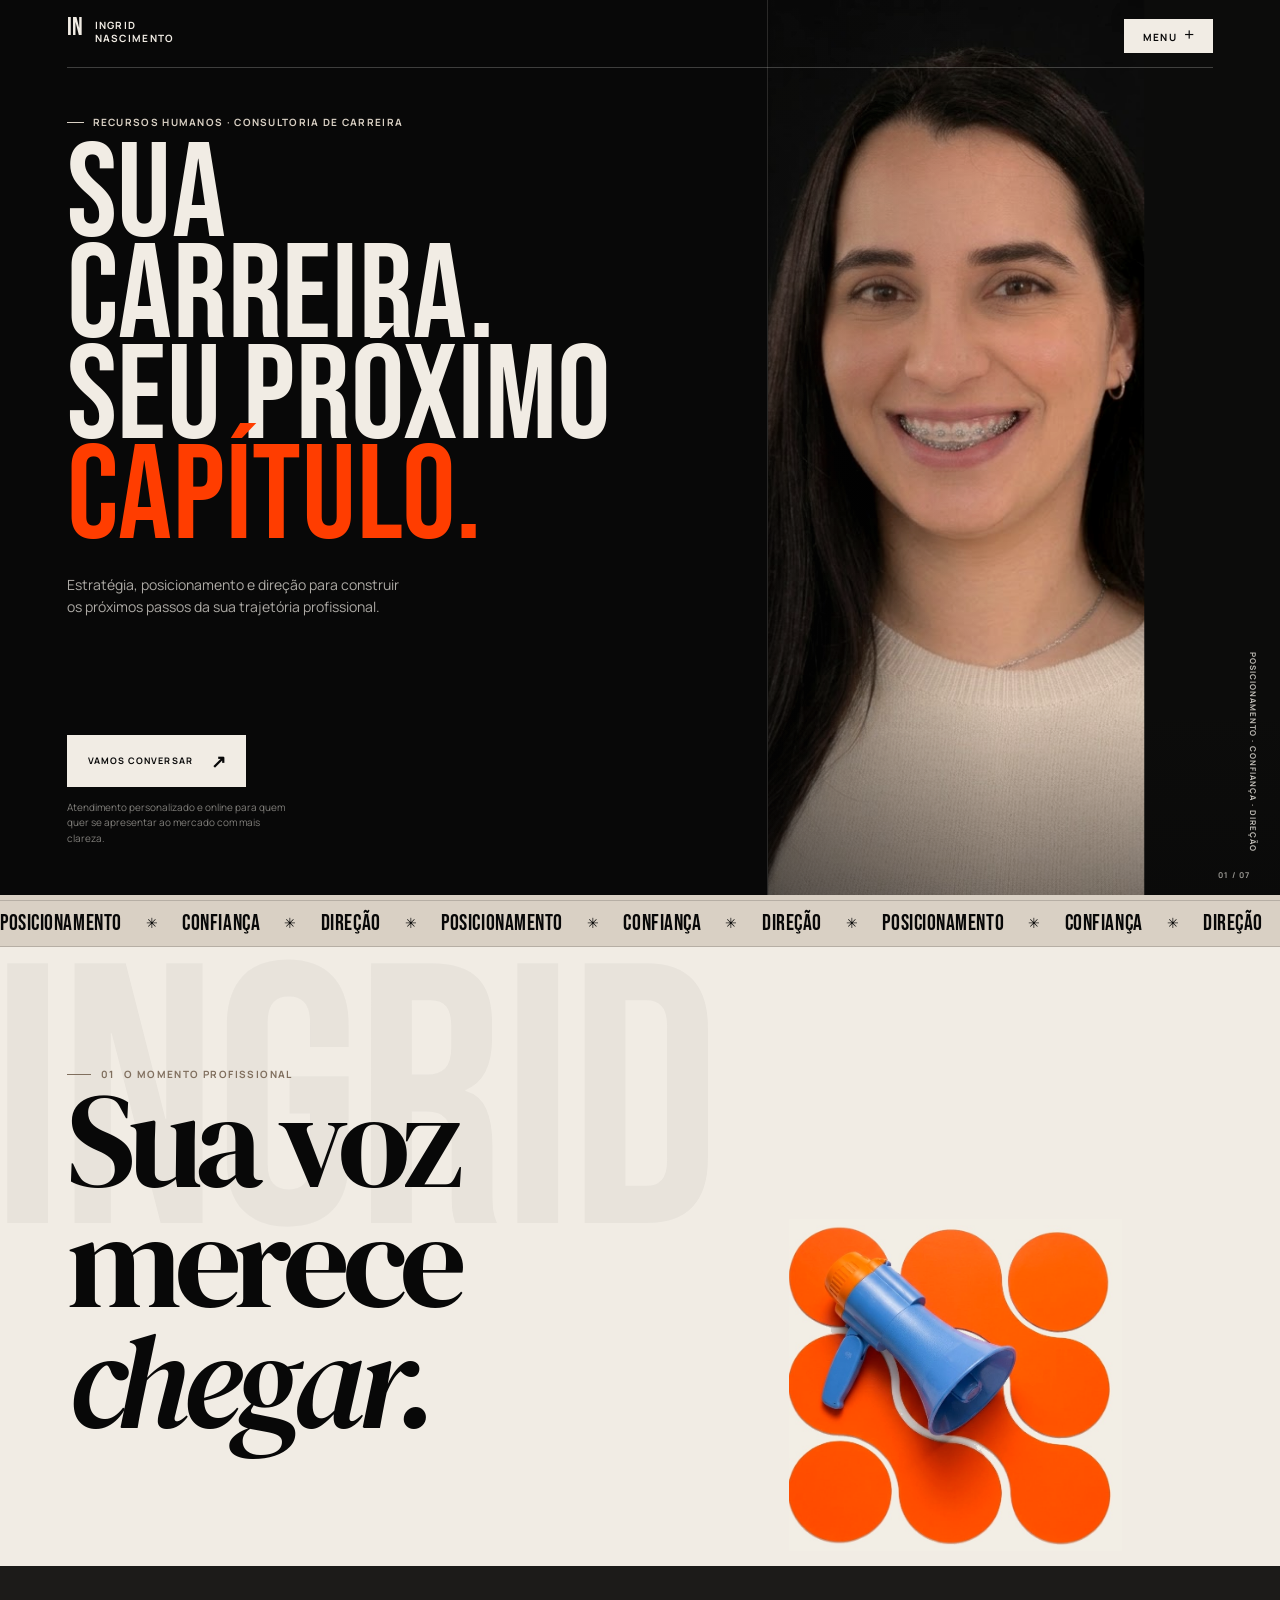
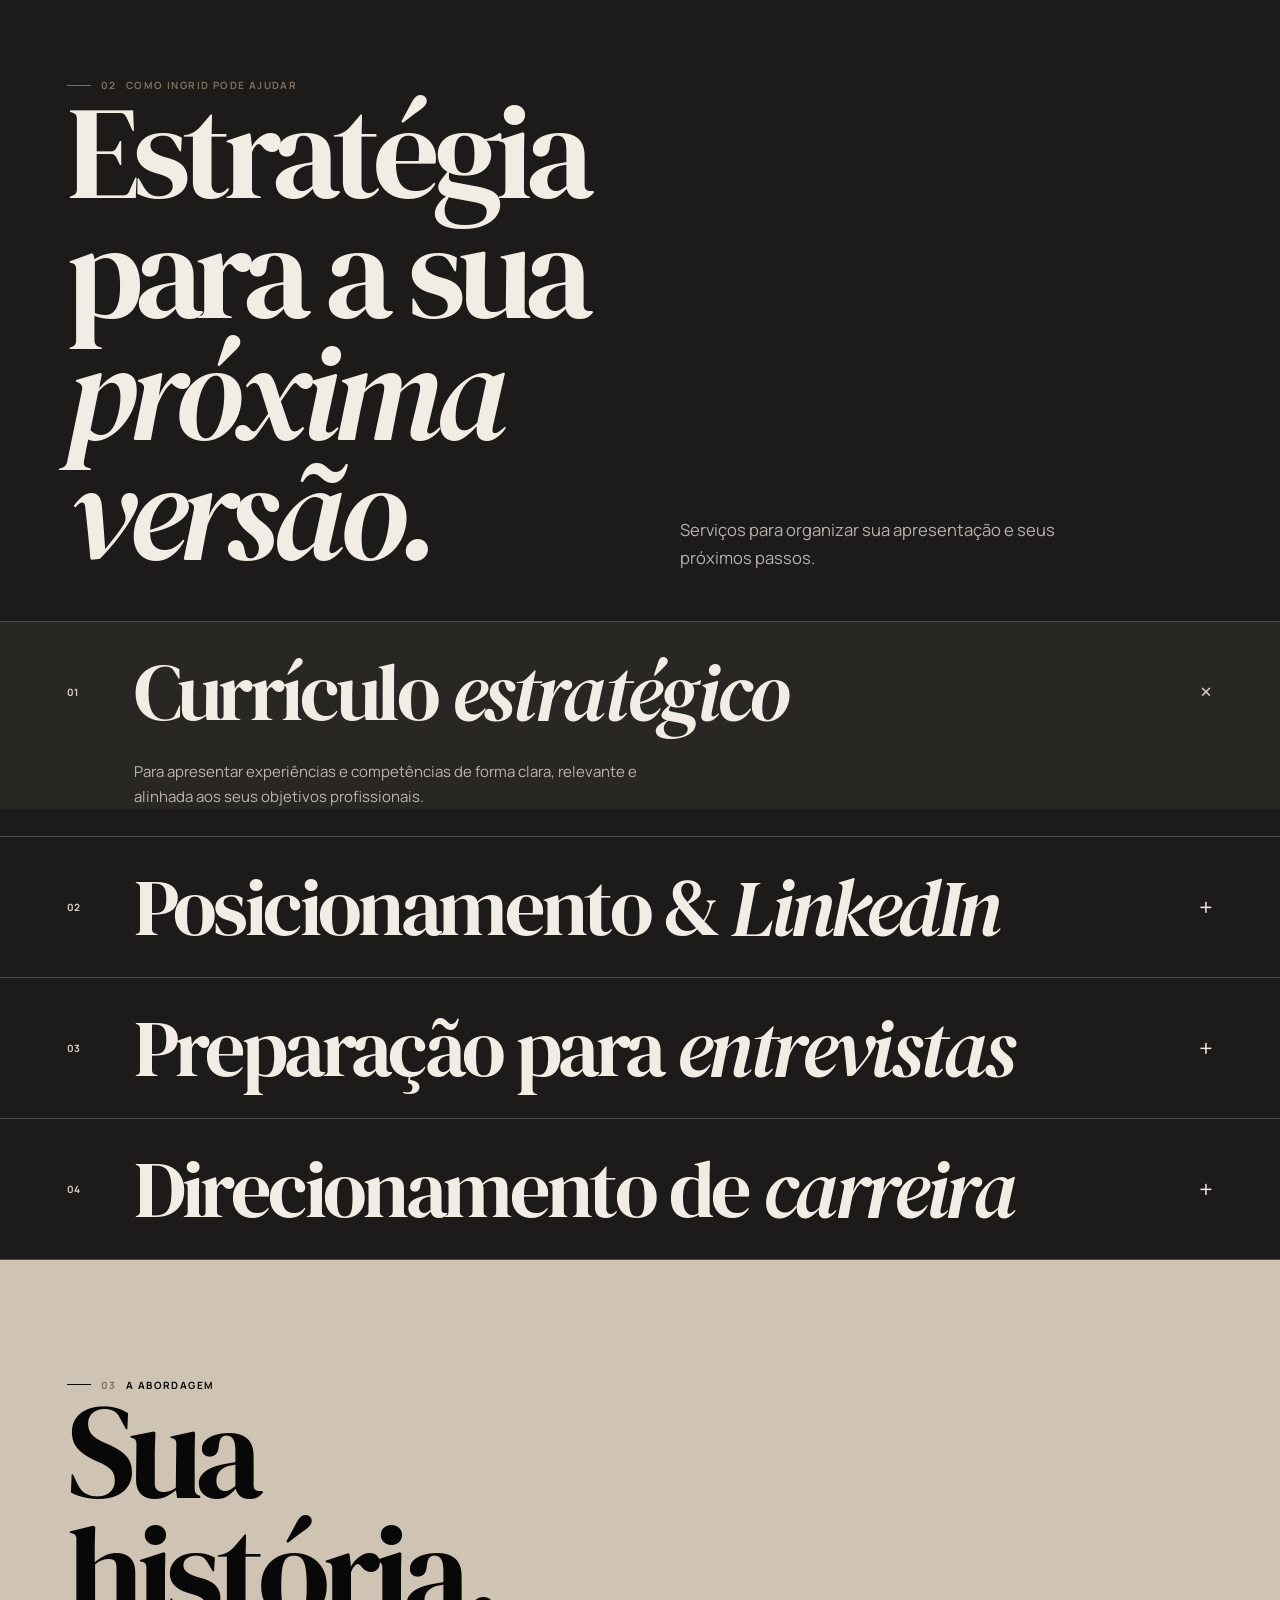
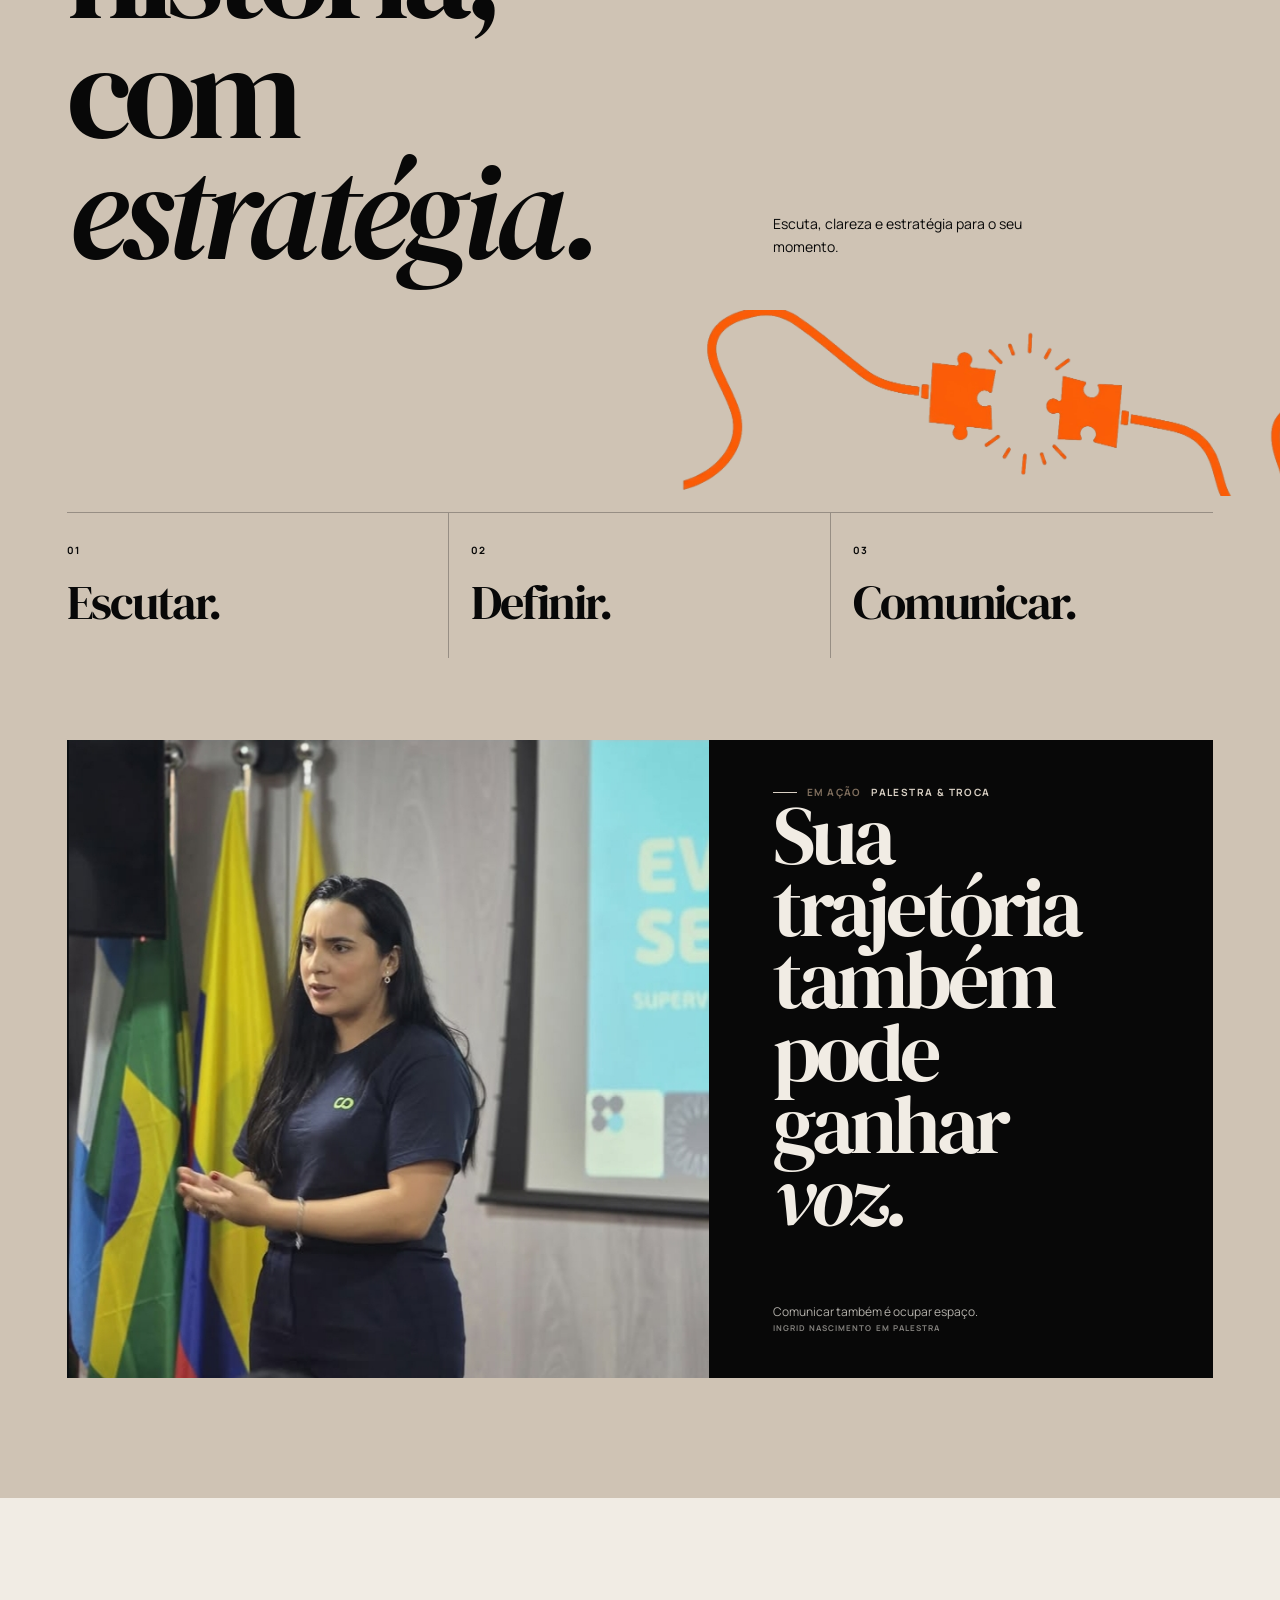
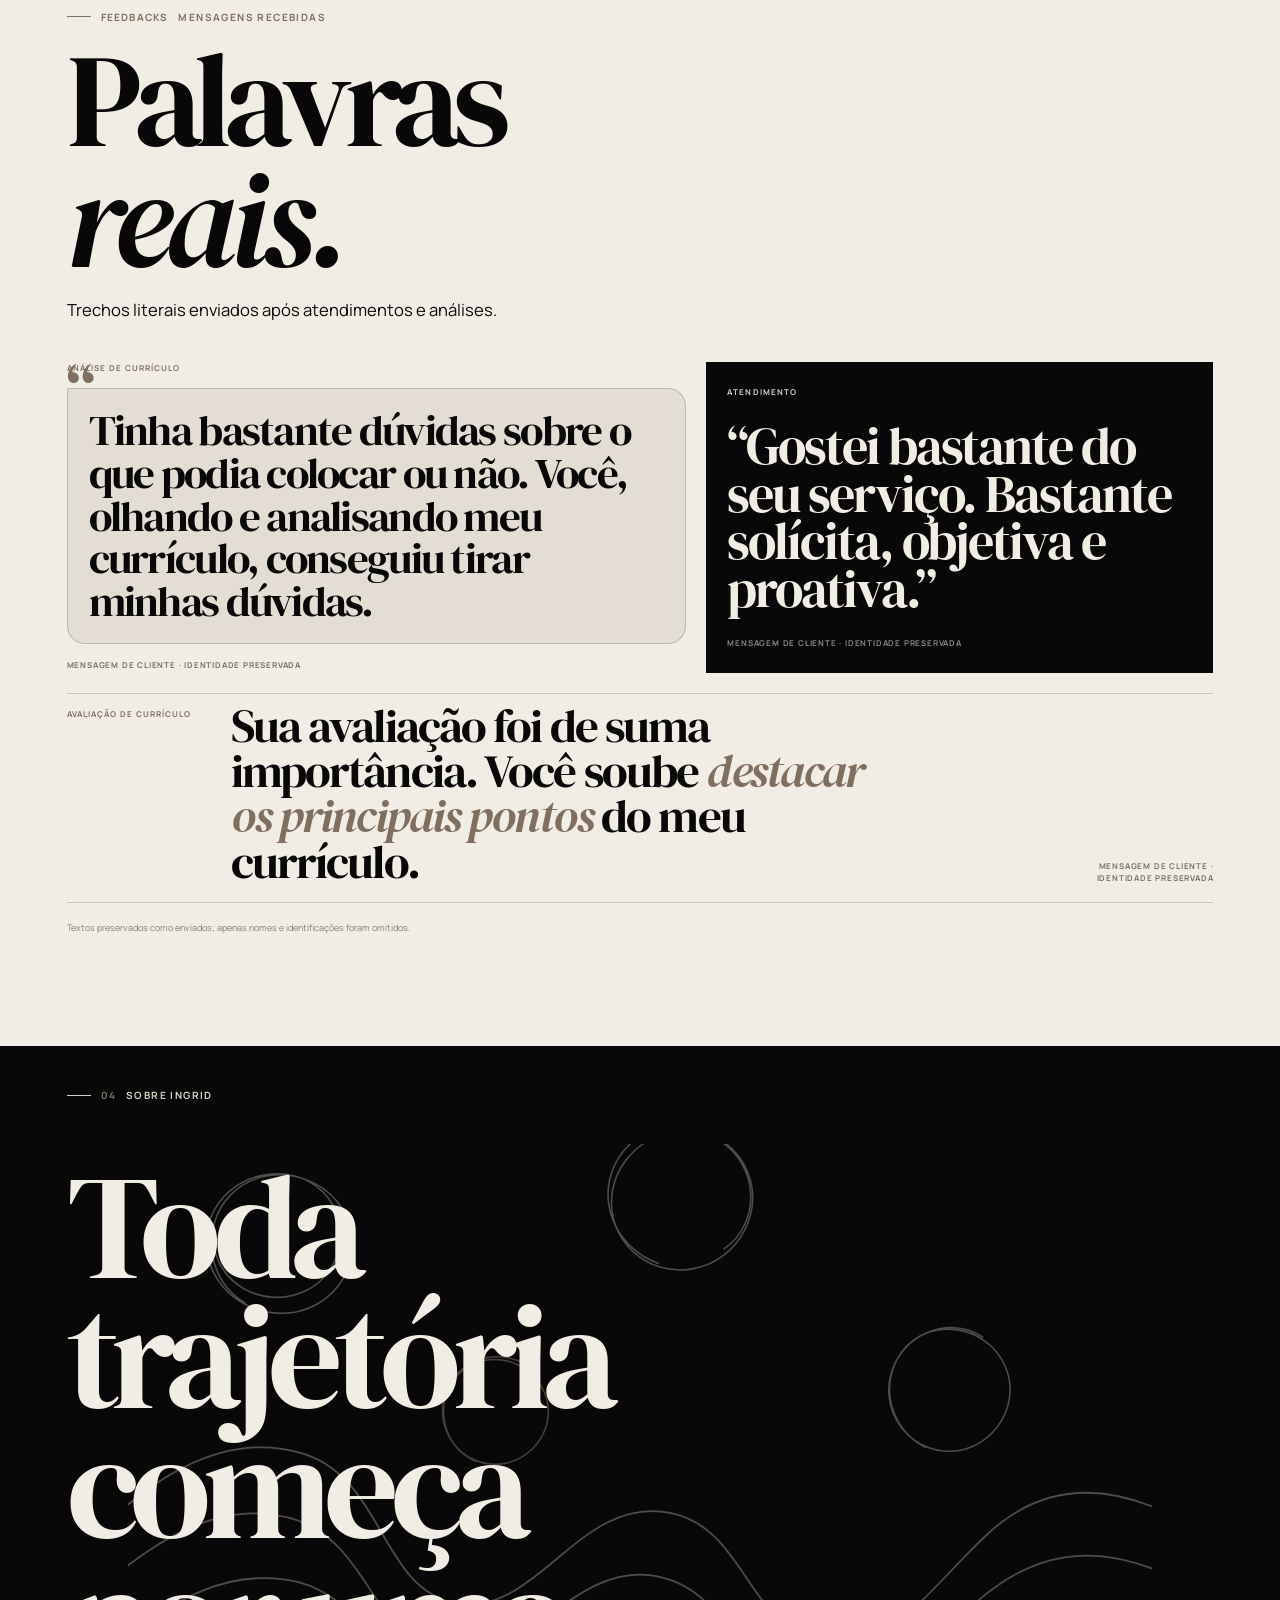
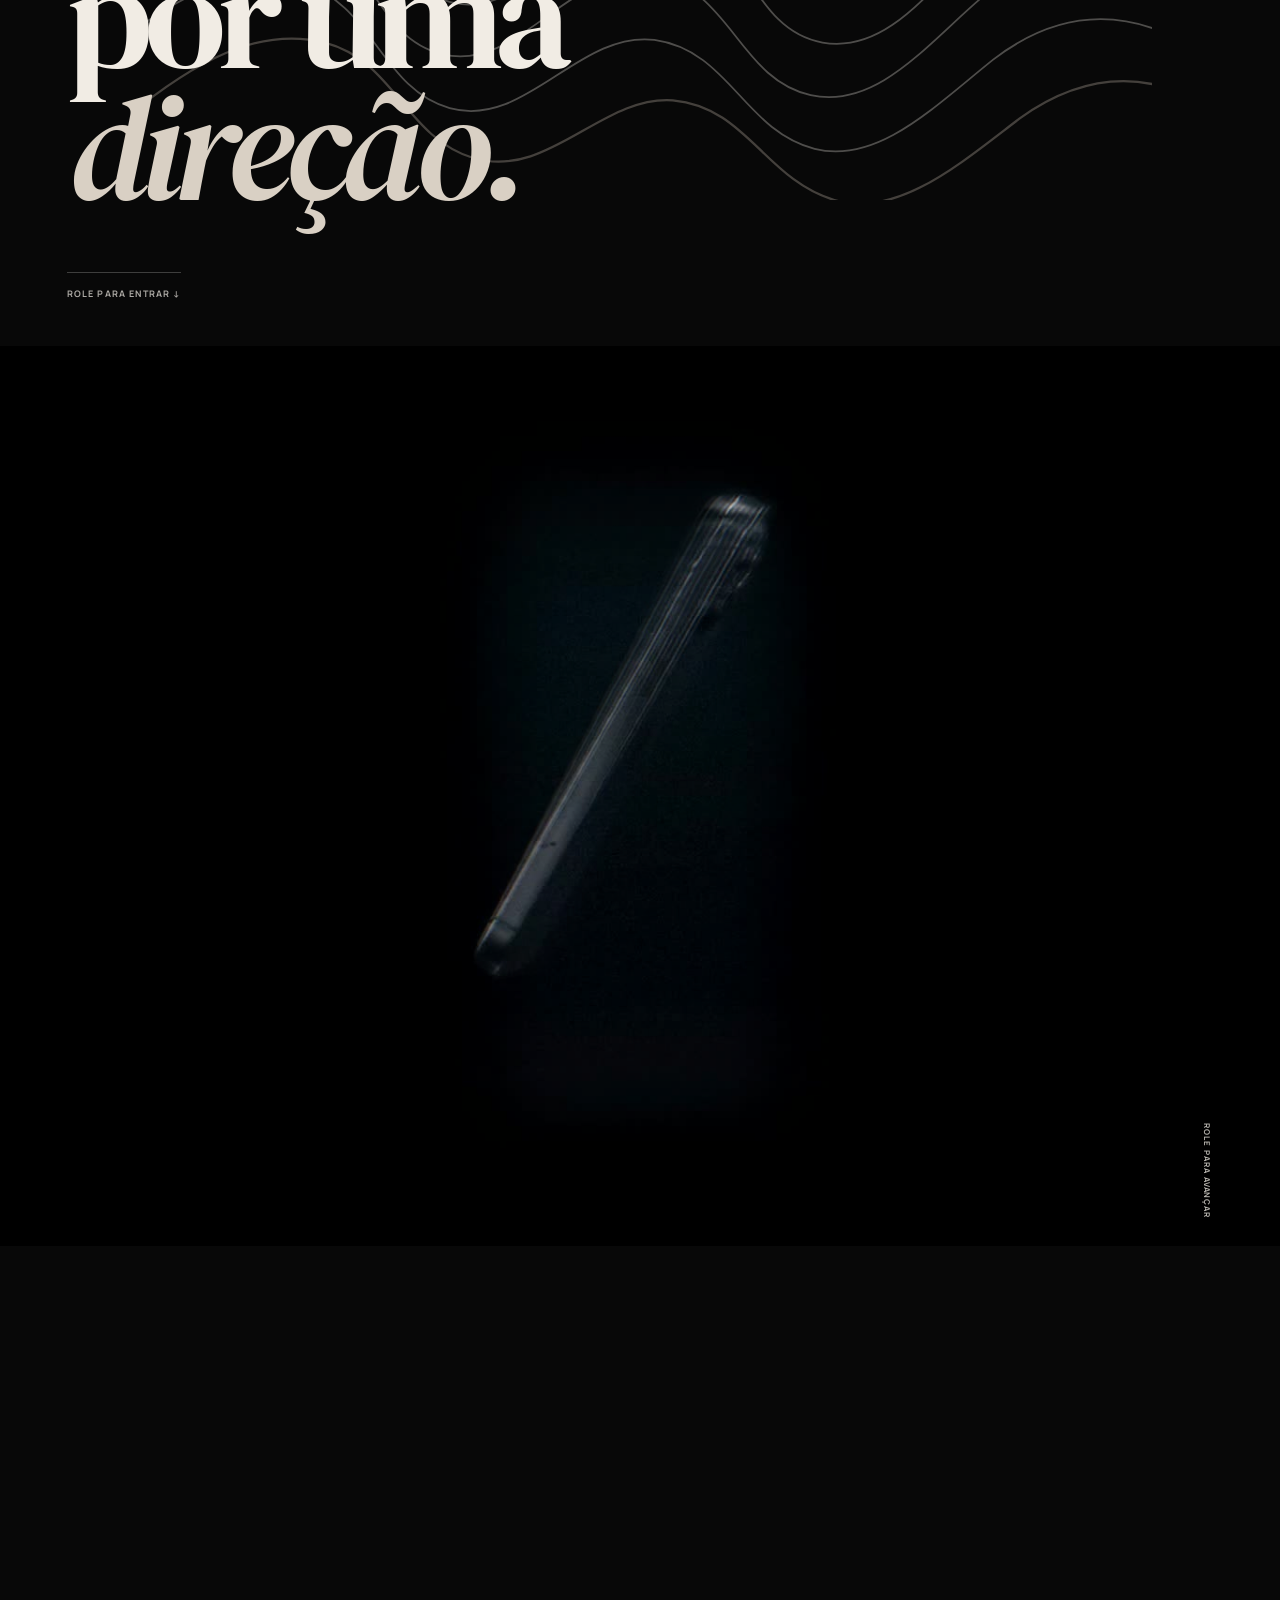
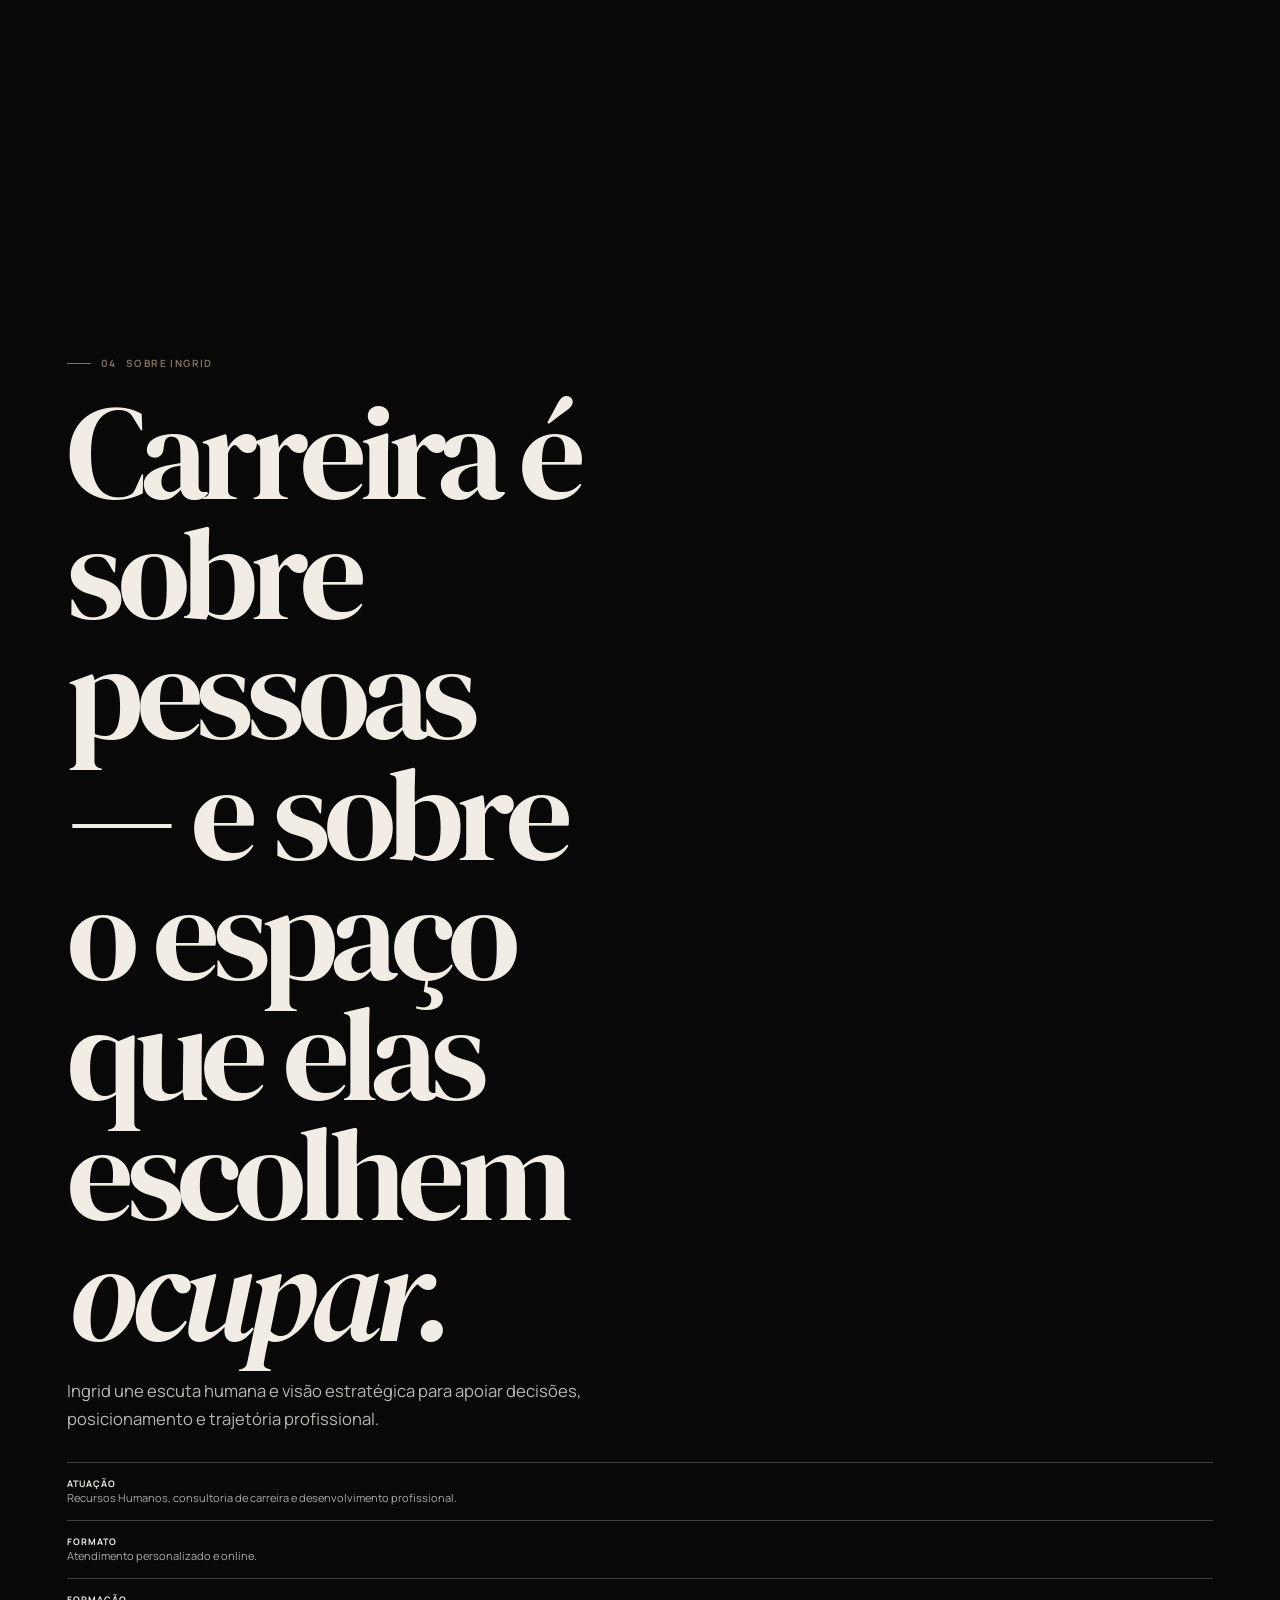
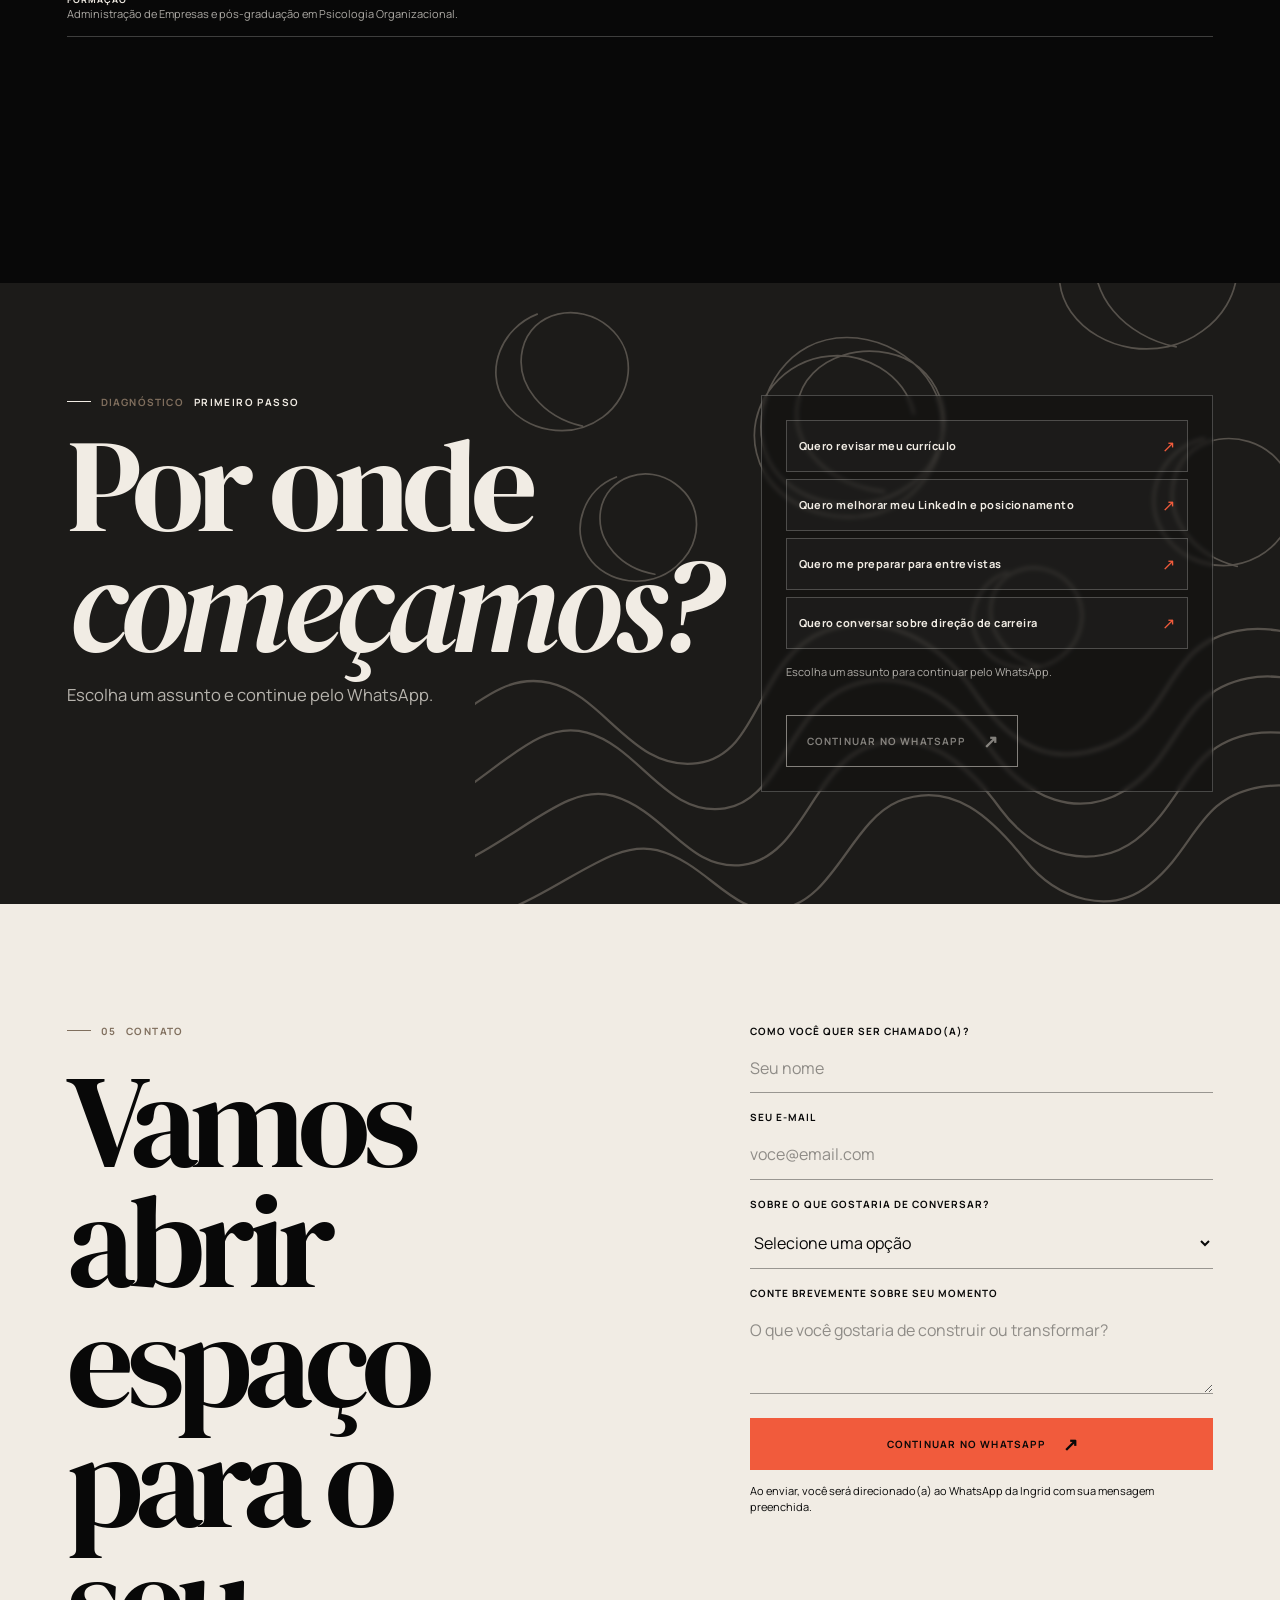
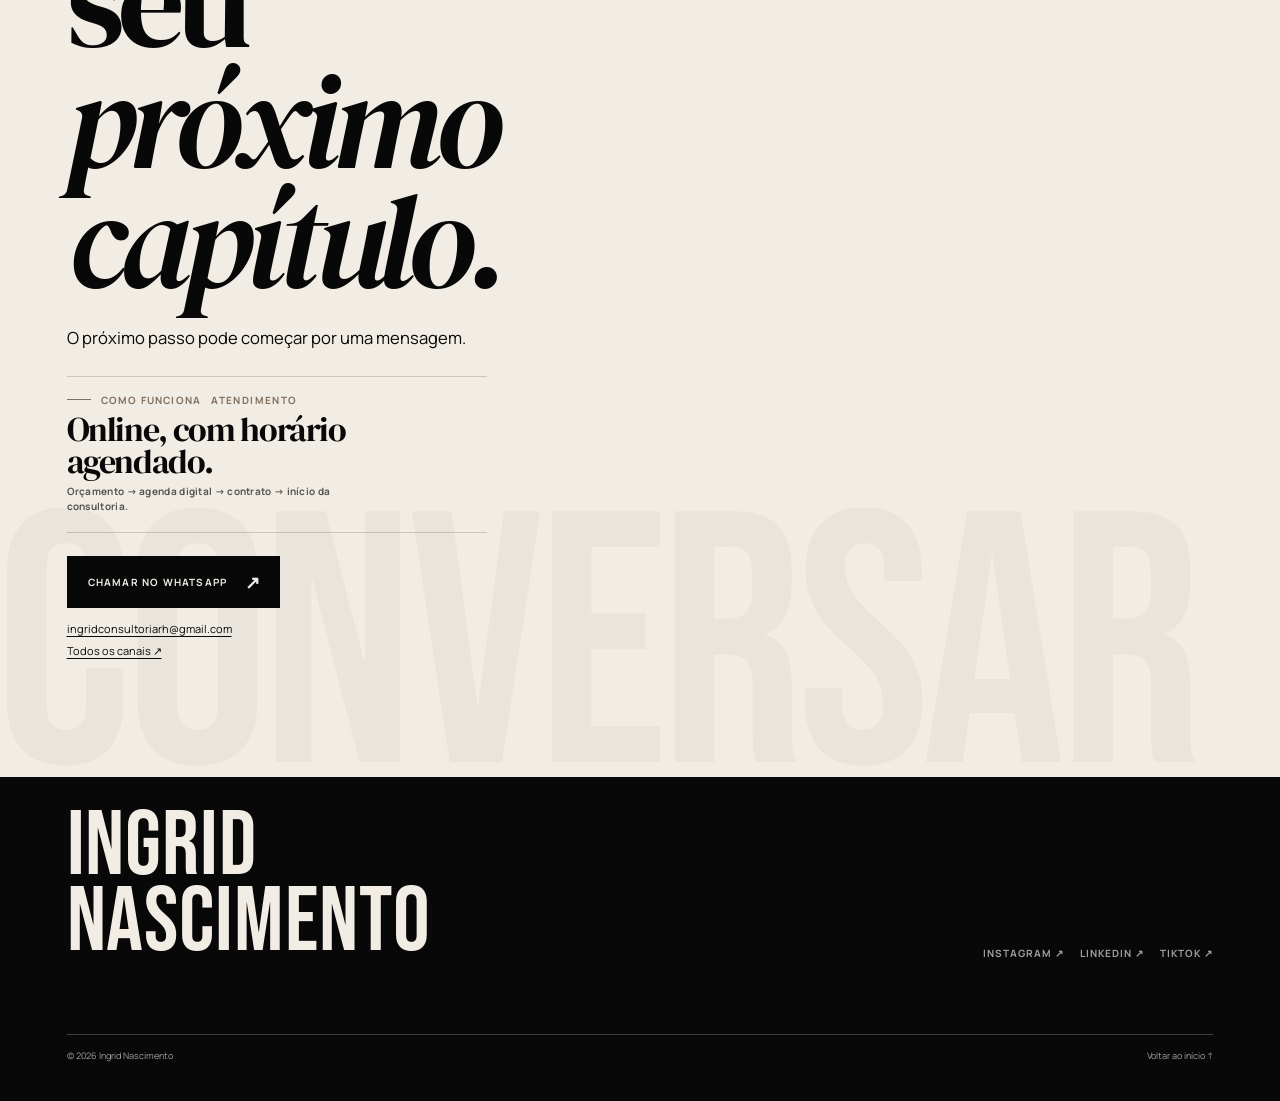
<file: index.html>
<!doctype html>
<html lang="pt-BR">
<head>
  <meta charset="utf-8">
  <meta name="viewport" content="width=device-width, initial-scale=1">
  <meta name="theme-color" content="#080808">
  <link rel="icon" href="data:image/svg+xml,%3Csvg xmlns='http://www.w3.org/2000/svg' viewBox='0 0 64 64'%3E%3Crect width='64' height='64' fill='%23080808'/%3E%3Ctext x='8' y='48' font-family='Arial' font-weight='700' font-size='35' fill='%23ff572d'%3EIN%3C/text%3E%3C/svg%3E">
  <meta name="description" content="Ingrid Nascimento — estratégia, posicionamento e direção para os próximos passos da sua carreira.">
  <meta property="og:title" content="Ingrid Nascimento — Carreira">
  <meta property="og:description" content="Estratégia, posicionamento e direção para os próximos passos da sua carreira.">
  <meta property="og:type" content="website">
  <meta property="og:url" content="https://guilherme-lab-art.github.io/ingrid-nascimento-carreira/">
  <meta property="og:image" content="https://guilherme-lab-art.github.io/ingrid-nascimento-carreira/assets/ingrid-original.jpg">
  <title>Ingrid Nascimento — Carreira</title>
  <script type="application/ld+json">
    {"@context":"https://schema.org","@type":"Person","name":"Ingrid Nascimento","url":"https://guilherme-lab-art.github.io/ingrid-nascimento-carreira/","email":"ingridconsultoriarh@gmail.com","sameAs":["https://www.instagram.com/ingridnascimen_/","https://www.linkedin.com/in/ingridnascimen","https://www.tiktok.com/@ingridnascimen_"],"jobTitle":"Consultoria de carreira"}
  </script>
  <style>
    @font-face { font-family: "Bebas"; src: url("assets/bebas-neue.ttf") format("truetype"); font-display: swap; }
    @font-face { font-family: "DM Serif"; src: url("assets/dm-serif-display.ttf") format("truetype"); font-style: normal; font-weight: 400; font-display: swap; }
    @font-face { font-family: "DM Serif"; src: url("assets/dm-serif-display-italic.ttf") format("truetype"); font-style: italic; font-weight: 400; font-display: swap; }
    @font-face { font-family: "Manrope"; src: url("assets/manrope-regular.ttf") format("truetype"); font-style: normal; font-weight: 400; font-display: swap; }
    @font-face { font-family: "Manrope"; src: url("assets/manrope-bold.ttf") format("truetype"); font-style: normal; font-weight: 700 900; font-display: swap; }

    :root {
      --ink: #080808;
      --ink-2: #1c1b19;
      --paper: #f1ece4;
      --paper-dim: #d9d0c4;
      --surface: #cfc3b4;
      --stone: #b8aa99;
      --stone-deep: #806f5e;
      --orange: #f15b3c;
      --orange-strong: #ff3d00;
      --hairline: rgba(255, 253, 250, .22);
      --dark-line: rgba(8, 8, 8, .17);
      --sans: "Manrope", Arial, sans-serif;
      --serif: "DM Serif", Georgia, serif;
      --display: "Bebas", Impact, sans-serif;
      --gutter: clamp(20px, 5.2vw, 82px);
    }

    * { box-sizing: border-box; }
    html { scroll-behavior: smooth; background: var(--paper); }
    body { margin: 0; background: var(--paper); color: var(--ink); font-family: var(--sans); font-size: 16px; -webkit-font-smoothing: antialiased; }
    body.menu-open { overflow: hidden; }
    img { display: block; max-width: 100%; }
    a { color: inherit; text-decoration: none; }
    button, input, select, textarea { font: inherit; }
    button { cursor: pointer; }
    :focus-visible { outline: 3px solid var(--orange); outline-offset: 4px; }
    .skip-link { position: fixed; z-index: 200; top: 12px; left: 12px; padding: 11px 15px; color: var(--ink); background: var(--paper); font-size: 13px; font-weight: 800; transform: translateY(-170%); transition: transform .2s ease; }
    .skip-link:focus { transform: translateY(0); }
    .kicker { display: flex; align-items: center; gap: 10px; margin: 0; font-size: 10px; font-weight: 800; letter-spacing: .14em; line-height: 1.4; text-transform: uppercase; }
    .kicker::before { content: ""; width: 24px; height: 1px; background: currentColor; }
    .orange { color: var(--stone-deep); }
    .section-number { color: var(--stone-deep); font-size: 10px; font-weight: 800; letter-spacing: .12em; }
    .section-title { margin: 0; font: 400 clamp(47px, 10.5vw, 132px)/.91 var(--serif); letter-spacing: -.055em; }
    .section-title em { color: inherit; font-style: italic; }
    .section-copy { margin: 0; color: inherit; font-size: clamp(15px, 1.3vw, 18px); line-height: 1.7; }
    .button { min-height: 52px; display: inline-flex; align-items: center; justify-content: center; gap: 18px; padding: 13px 18px 13px 20px; border: 1px solid transparent; background: var(--paper); color: var(--ink); font-size: 10px; font-weight: 900; letter-spacing: .12em; text-transform: uppercase; transition: background .25s ease, color .25s ease, transform .25s ease; }
    .button > span { font-size: 18px; line-height: 0; transition: transform .25s ease; }
    .button:hover { background: var(--paper-dim); transform: translateY(-3px); }
    .button:hover > span { transform: translate(3px, -3px); }
    .button--outline { border-color: currentColor; background: transparent; color: inherit; }
    .button--outline:hover { border-color: var(--paper-dim); background: var(--paper-dim); color: var(--ink); }

    /* Header and mobile navigation */
    .site-header { position: absolute; z-index: 30; top: 0; left: 0; width: 100%; padding: 19px var(--gutter) 0; }
    .header-row { min-height: 49px; display: flex; align-items: flex-start; justify-content: space-between; gap: 20px; border-bottom: 1px solid var(--hairline); }
    .brand { display: inline-flex; align-items: flex-start; gap: 11px; color: var(--paper); font-size: 10px; font-weight: 800; letter-spacing: .13em; line-height: 1.25; text-transform: uppercase; }
    .brand-mark { color: var(--paper); font: 400 25px/.75 var(--display); letter-spacing: .02em; }
    .menu-toggle { min-width: 89px; min-height: 34px; padding: 8px 10px; border: 1px solid var(--paper); background: var(--paper); color: var(--ink); font-size: 10px; font-weight: 900; letter-spacing: .12em; text-align: center; text-transform: uppercase; transition: background .2s ease, border-color .2s ease, color .2s ease; }
    .menu-toggle:hover { border-color: var(--paper-dim); background: var(--paper-dim); }
    .menu-toggle::after { content: "+"; display: inline-block; padding-left: 7px; color: currentColor; font-size: 18px; font-weight: 400; line-height: .6; transition: transform .25s ease; }
    .menu-toggle[aria-expanded="true"]::after { transform: rotate(45deg); }
    /* Navigation is a destination in its own right: high-contrast, numbered and easy to scan one-handed. */
    .menu-panel { position: fixed; z-index: 50; inset: 0; display: grid; grid-template-rows: auto 1fr auto; overflow: hidden; padding: 19px var(--gutter) 23px; background: radial-gradient(circle at 88% 9%, rgba(207,195,180,.17), transparent 27%), var(--ink); color: var(--paper); isolation: isolate; opacity: 0; pointer-events: none; transform: translateY(-10px); transition: opacity .35s ease, transform .35s cubic-bezier(.2,.75,.2,1); }
    .menu-panel::before { content: "IN"; position: absolute; z-index: 0; right: -.08em; bottom: -.17em; color: rgba(207,195,180,.12); font: 400 min(58vw, 580px)/.7 var(--display); letter-spacing: -.04em; pointer-events: none; }
    .menu-panel::after { content: "NAVEGAÇÃO"; position: absolute; z-index: 0; top: 50%; right: -11px; color: rgba(244,240,232,.11); font-size: 9px; font-weight: 800; letter-spacing: .19em; writing-mode: vertical-rl; transform: translateY(-50%); }
    .menu-panel > * { position: relative; z-index: 1; }
    .menu-panel.is-open { opacity: 1; pointer-events: auto; transform: none; }
    .menu-top { min-height: 52px; display: flex; align-items: flex-start; justify-content: space-between; border-bottom: 1px solid rgba(244,240,232,.23); }
    .menu-top .brand { color: var(--paper); }
    .menu-top .brand-mark { color: var(--paper); }
    .menu-close { min-width: 84px; min-height: 31px; padding: 0 10px; border: 1px solid rgba(244,240,232,.42); border-radius: 99px; background: transparent; color: var(--paper); font-size: 9px; font-weight: 900; letter-spacing: .13em; text-transform: uppercase; transition: background .2s ease, color .2s ease, border-color .2s ease; }
    .menu-close:hover { border-color: var(--paper-dim); background: var(--paper-dim); color: var(--ink); }
    .menu-list { counter-reset: menu-item; align-self: center; display: grid; gap: 0; width: 100%; margin: 0; padding: 27px 0 23px; list-style: none; }
    .menu-list li { position: relative; counter-increment: menu-item; padding: 7px 23px 8px 35px; border-bottom: 1px solid rgba(244,240,232,.18); opacity: 0; transform: translateY(8px); transition: opacity .78s ease, transform .96s cubic-bezier(.18,.8,.2,1); }
    .menu-list li:first-child { border-top: 1px solid rgba(244,240,232,.18); transform: translateY(-8px); }
    .menu-list li:nth-child(2) { transform: translateY(8px); }
    .menu-list li:nth-child(3) { transform: translateX(-10px); }
    .menu-list li:nth-child(4) { transform: translateX(10px); }
    .menu-list li:nth-child(5) { transform: translateY(8px); }
    .menu-list li::before { content: "0" counter(menu-item); position: absolute; top: 13px; left: 0; color: var(--paper-dim); font-size: 9px; font-weight: 900; letter-spacing: .11em; }
    .menu-list a { display: block; color: var(--paper); font: 400 clamp(39px, 11.4vw, 82px)/.79 var(--display); letter-spacing: .012em; transition: color .22s ease, transform .22s ease; }
    .menu-list a:hover { color: var(--paper-dim); transform: translateX(7px); }
    .menu-panel.is-open .menu-list li { opacity: 1; transform: none; }
    .menu-panel.is-open .menu-list li:nth-child(1) { transition-delay: .12s; }
    .menu-panel.is-open .menu-list li:nth-child(2) { transition-delay: .20s; }
    .menu-panel.is-open .menu-list li:nth-child(3) { transition-delay: .28s; }
    .menu-panel.is-open .menu-list li:nth-child(4) { transition-delay: .36s; }
    .menu-panel.is-open .menu-list li:nth-child(5) { transition-delay: .44s; }
    .menu-foot { display: grid; grid-template-columns: repeat(3, minmax(0,1fr)); gap: 9px; border-top: 1px solid rgba(244,240,232,.23); padding-top: 14px; color: rgba(244,240,232,.78); font-size: 9px; font-weight: 800; letter-spacing: .04em; line-height: 1.5; }
    .menu-foot::before { content: "CONTATOS"; grid-column: 1 / -1; margin-bottom: 1px; color: var(--paper-dim); font-size: 8px; letter-spacing: .16em; }
    .menu-foot a { transition: color .2s ease; }
    .menu-foot a:hover { color: var(--paper-dim); }

    /* Hero: graphic editorial hierarchy — massive type, one clear action and Ingrid's portrait carrying the other half of the frame. */
    .hero { position: relative; min-height: 100vh; min-height: 100svh; display: grid; grid-template-columns: minmax(0, 57%) minmax(0, 43%); overflow: hidden; background: var(--ink); isolation: isolate; }
    /* One message, one action and Ingrid: the hero stays intentionally calm. */
    .hero::after { content: ""; position: absolute; z-index: 4; right: 0; bottom: 0; left: 0; height: 5px; background: var(--paper-dim); }
    .hero-copy { position: relative; z-index: 3; min-width: 0; display: flex; flex-direction: column; justify-content: space-between; padding: 95px 18px 42px var(--gutter); border-right: 1px solid rgba(244,240,232,.14); background: var(--ink); }
    .hero-copy::after { display: none; }
    .hero-copy__intro { align-self: start; }
    .hero-label { display: flex; align-items: center; gap: 9px; margin: 0 0 17px; color: var(--paper-dim); font-size: 8px; font-weight: 800; letter-spacing: .13em; line-height: 1.3; text-transform: uppercase; }
    .hero-label::before { content: ""; flex: 0 0 17px; height: 1px; background: currentColor; }
    .hero-title { margin: 0; color: var(--paper); font: 400 clamp(58px, 17.2vw, 188px)/.75 var(--display); letter-spacing: .005em; text-transform: uppercase; }
    .hero-title span { display: block; }
    .hero-title em { color: var(--orange-strong); font-style: normal; }
    .hero-summary { margin: 25px 0 0; max-width: 25ch; color: rgba(244,240,232,.7); font-size: 11px; line-height: 1.57; }
    .hero-action { align-self: start; max-width: 236px; }
    .hero-action .button { background: var(--paper); color: var(--ink); font-size: 9px; }
    .hero-action .button:hover { background: var(--paper-dim); }
    .hero-note { max-width: 25ch; margin: 13px 0 0; color: rgba(244,240,232,.51); font-size: 8px; line-height: 1.55; }
    .hero-portrait { position: relative; z-index: 2; overflow: hidden; min-height: 100%; background: #0c0c0b; }
    .hero-portrait::before { content: ""; position: absolute; z-index: 2; inset: 0; pointer-events: none; background: linear-gradient(90deg, rgba(8,8,8,.32), transparent 45%), linear-gradient(0deg, rgba(8,8,8,.48), transparent 22%); }
    .hero-portrait img { position: absolute; top: 54px; left: 0; width: 200%; max-width: none; height: auto; transform: translateX(-50%); filter: saturate(.92) contrast(1.04); }
    .portrait-label { position: absolute; z-index: 3; right: 9px; bottom: 35px; color: rgba(244,240,232,.78); font-size: 7px; font-weight: 800; letter-spacing: .12em; text-transform: uppercase; writing-mode: vertical-rl; }
    .hero-scroll { position: absolute; z-index: 5; right: 16px; bottom: 20px; color: rgba(244,240,232,.62); font-size: 8px; font-weight: 800; letter-spacing: .13em; text-transform: uppercase; }

    .ticker { overflow: hidden; display: flex; align-items: center; min-height: 47px; color: var(--ink); background: var(--paper-dim); border-top: 1px solid var(--dark-line); border-bottom: 1px solid var(--dark-line); white-space: nowrap; }
    .ticker__track { display: flex; width: max-content; animation: ticker 22s linear infinite; }
    .ticker span { padding-right: 24px; font: 400 22px/.8 var(--display); letter-spacing: .025em; text-transform: uppercase; }
    .ticker span::after { content: "✳"; padding-left: 24px; font-size: 14px; vertical-align: 2px; }
    @keyframes ticker { to { transform: translateX(-50%); } }

    /* Narrative: client artwork is precisely cut out and allowed to live inside the layout — never as a framed photograph. */
    .challenge { position: relative; overflow: hidden; min-height: 352px; padding: 79px var(--gutter) 85px; color: var(--ink); background: var(--paper); }
    .challenge::before { content: "INGRID"; position: absolute; top: 26px; left: -8px; color: rgba(8,8,8,.04); font: 400 clamp(120px, 29vw, 430px)/.75 var(--display); letter-spacing: -.01em; pointer-events: none; }
    .challenge-grid { position: relative; min-height: 188px; }
    .challenge-copy { position: relative; z-index: 1; min-width: 0; }
    .challenge-heading { max-width: 6.2ch; margin-bottom: 75px; }
    .challenge-art { position: absolute; z-index: 0; right: -43px; bottom: -57px; width: clamp(190px, 57vw, 310px); margin: 0; padding: 0; background: transparent; pointer-events: none; transform: rotate(-8deg); }
    .challenge-art img { width: 100%; height: auto; filter: saturate(1.04) contrast(1.01); }


    /* Services: a numbered editorial list, not generic cards */
    .services { padding: 72px var(--gutter) 0; color: var(--paper); background: var(--ink-2); }
    .services-head { display: grid; gap: 25px; padding-bottom: 48px; }
    .services-head .section-title { max-width: 11ch; }
    .services-head .section-copy { max-width: 430px; color: rgba(241,236,228,.72); }
    .service-list { margin: 0 calc(var(--gutter) * -1); padding: 0; list-style: none; border-top: 1px solid var(--hairline); }
    .service { border-bottom: 1px solid var(--hairline); }
    .service details { width: 100%; }
    .service summary { position: relative; display: grid; grid-template-columns: 29px 1fr 24px; gap: 12px; align-items: center; min-height: 99px; padding: 18px var(--gutter); cursor: pointer; list-style: none; }
    .service summary::-webkit-details-marker { display: none; }
    .service-index { color: var(--paper-dim); font-size: 10px; font-weight: 800; letter-spacing: .08em; }
    .service-name { font: 400 clamp(32px, 9.4vw, 80px)/.9 var(--serif); letter-spacing: -.045em; }
    .service-name em { color: var(--paper); font-style: italic; }
    .service-plus { justify-self: end; font-size: 24px; font-weight: 300; line-height: 1; transition: transform .25s ease; }
    .service details[open] .service-plus { color: var(--paper-dim); transform: rotate(45deg); }
    .service-copy { max-width: 550px; margin: -3px 55px 27px calc(var(--gutter) + 41px); color: rgba(241,236,228,.72); font-size: 13px; line-height: 1.67; }
    .service details[open] { background: #292723; }

    /* Approach */
    .approach { position: relative; overflow: hidden; padding: 77px var(--gutter) 79px; color: var(--ink); background: var(--surface); }
    .approach-head { position: relative; z-index: 1; display: grid; gap: 25px; }
    .approach-head .section-title { max-width: 8.4ch; }
    .approach-note { max-width: 30ch; font-size: 14px; line-height: 1.65; }
    .approach-art { position: relative; z-index: 0; width: min(151%, 560px); margin: 30px -38% 21px auto; padding: 0; background: transparent; pointer-events: none; transform: rotate(-3deg); }
    .approach-art img { width: 100%; height: auto; }
    .approach-steps { position: relative; z-index: 1; display: grid; gap: 0; margin-top: 12px; border-top: 1px solid rgba(8,8,8,.28); }
    .step { display: grid; grid-template-columns: 46px 1fr; gap: 13px; padding: 18px 0; border-bottom: 1px solid rgba(8,8,8,.28); }
    .approach-steps--lean .step h3 { font-size: clamp(27px, 7vw, 48px); }
    .step-number { padding-top: 5px; font-size: 10px; font-weight: 900; letter-spacing: .11em; }
    .step h3 { margin: 0; font: 400 clamp(29px, 8vw, 58px)/.92 var(--serif); letter-spacing: -.045em; }
    .step p { margin: 11px 0 0; max-width: 440px; font-size: 13px; line-height: 1.63; }
    /* A real moment of Ingrid presenting adds proof of her work without competing with the hero portrait. */
    .speaking-feature { display: grid; margin: 55px 0 0; background: var(--ink); color: var(--paper); }
    .speaking-photo { min-height: 0; aspect-ratio: 1 / 1; overflow: hidden; background: #161616; }
    .speaking-photo img { width: 100%; height: 100%; object-fit: cover; object-position: 51% center; }
    .speaking-copy { display: grid; align-content: space-between; gap: 27px; min-height: 280px; padding: 29px var(--gutter) 31px; }
    .speaking-copy .kicker { color: var(--paper-dim); }
    .speaking-title { max-width: 8ch; margin: 0; font: 400 clamp(38px, 9.5vw, 82px)/.88 var(--serif); letter-spacing: -.05em; }
    .speaking-title em { color: var(--paper); font-style: italic; }
    .speaking-note { max-width: 34ch; margin: 0; color: rgba(244,240,232,.72); font-size: 12px; line-height: 1.65; }
    .speaking-location { margin: 0; color: rgba(244,240,232,.52); font-size: 8px; font-weight: 800; letter-spacing: .13em; text-transform: uppercase; }

    /* Genuine client words have deliberately different editorial treatments — they are not manufactured as a uniform card set. */
    .proof { padding: 70px var(--gutter); color: var(--ink); background: var(--paper); }
    .proof-head { display: grid; gap: 16px; max-width: 650px; }
    .proof-head .section-title { max-width: 9ch; }
    .proof-head .section-copy { max-width: 48ch; }
    .quote-grid { display: grid; gap: 18px; margin-top: 38px; }
    .quote-slot { position: relative; display: grid; align-content: space-between; gap: 15px; min-height: 180px; }
    .slot-index { color: var(--stone-deep); font-size: 8px; font-weight: 900; letter-spacing: .13em; text-transform: uppercase; }
    .quote-slot blockquote { margin: 0; letter-spacing: -.04em; }
    .quote-slot cite { font-size: 8px; font-style: normal; font-weight: 800; letter-spacing: .1em; line-height: 1.5; text-transform: uppercase; }
    .quote-slot--message { padding: 0 0 2px; }
    .quote-slot--message blockquote { position: relative; max-width: 31ch; padding: 20px 21px 21px; border: 1px solid var(--dark-line); border-radius: 2px 18px 18px 18px; background: #e3ddd3; font: 400 clamp(24px, 6vw, 43px)/.99 var(--serif); }
    .quote-slot--message blockquote::before { content: "“"; position: absolute; top: -27px; left: -2px; color: var(--stone-deep); font: 400 70px/.8 var(--serif); }
    .quote-slot--message cite { color: rgba(8,8,8,.53); }
    .quote-slot--impact { min-height: 208px; padding: 24px 21px; color: var(--paper); background: var(--ink); }
    .quote-slot--impact .slot-index { color: var(--paper-dim); }
    .quote-slot--impact blockquote { max-width: 18ch; font: 400 clamp(29px, 7vw, 52px)/.92 var(--serif); }
    .quote-slot--impact cite { color: rgba(244,240,232,.54); }
    .quote-slot--line { min-height: 164px; padding: 9px 0 18px; border-top: 1px solid var(--dark-line); border-bottom: 1px solid var(--dark-line); }
    .quote-slot--line blockquote { max-width: 27ch; font: 400 clamp(26px, 6.6vw, 47px)/.96 var(--serif); }
    .quote-slot--line blockquote strong { color: var(--stone-deep); font-weight: 400; font-style: italic; }
    .quote-slot--line cite { color: rgba(8,8,8,.53); }
    .proof-disclaimer { margin: 18px 0 0; color: rgba(8,8,8,.47); font-size: 9px; line-height: 1.5; }

    /* A discreet contour map makes the diagnosis feel like a point of direction, in a graphite, paper and stone palette. */
    .diagnostic { position: relative; isolation: isolate; overflow: hidden; padding: 70px var(--gutter); color: var(--paper); background: var(--ink-2); }
    .diagnostic::before { content: ""; position: absolute; z-index: -1; inset: 0; background: url("assets/topographic-lines.svg") right -145px center / min(950px, 185vw) auto no-repeat; opacity: .32; pointer-events: none; }
    .diagnostic-grid { position: relative; display: grid; gap: 27px; }
    .diagnostic-copy { display: grid; gap: 16px; }
    .diagnostic-copy .section-title { max-width: 8ch; }
    .diagnostic-copy .section-copy { max-width: 42ch; color: rgba(244,240,232,.72); }
    .diagnostic-panel { padding: 16px; border: 1px solid var(--hairline); background: rgba(8,8,8,.32); backdrop-filter: blur(2px); }
    .diagnostic-options { display: grid; gap: 7px; }
    .diagnostic-option { width: 100%; display: flex; align-items: center; justify-content: space-between; gap: 15px; padding: 14px 12px; border: 1px solid var(--hairline); border-radius: 0; background: rgba(244,240,232,.03); color: var(--paper); font-size: 11px; font-weight: 800; letter-spacing: .04em; text-align: left; transition: background .25s ease, color .25s ease, transform .25s ease, border-color .25s ease; }
    .diagnostic-option::after { content: "↗"; color: var(--orange); font-size: 16px; font-weight: 400; }
    .diagnostic-option:hover, .diagnostic-option.is-selected { border-color: var(--orange); background: var(--orange); color: var(--ink); transform: translateX(3px); }
    .diagnostic-option:hover::after, .diagnostic-option.is-selected::after { color: var(--ink); }
    .diagnostic-result { min-height: 38px; margin: 14px 0; color: rgba(244,240,232,.7); font-size: 11px; line-height: 1.55; }
    .diagnostic-cta { border-color: var(--paper); background: transparent; color: var(--paper); }
    .diagnostic-cta:hover { border-color: var(--orange); background: var(--orange); color: var(--ink); }
    .diagnostic-cta[aria-disabled="true"] { opacity: .5; pointer-events: none; }

    /* A quiet visual threshold before the frames: the map signals a change of chapter without adding a content wall. */
    .frame-prelude { position: relative; isolation: isolate; min-height: 100svh; display: grid; grid-template-rows: auto 1fr auto; overflow: hidden; padding: 31px var(--gutter) 34px; color: var(--paper); background: var(--ink); }
    .frame-prelude::before { content: ""; position: absolute; z-index: -1; inset: 0; background: url("assets/topographic-hero.svg") center 42% / min(980px, 180vw) auto no-repeat; opacity: .32; pointer-events: none; }
    .frame-prelude-kicker { color: var(--paper-dim); }
    .frame-prelude-title { align-self: center; max-width: 7.7ch; margin: 0; font: 400 clamp(54px, 14vw, 148px)/.88 var(--serif); letter-spacing: -.055em; }
    .frame-prelude-title em { color: var(--paper-dim); font-style: italic; }
    .frame-prelude-scroll { justify-self: start; margin: 0; padding-top: 14px; border-top: 1px solid var(--hairline); color: rgba(244,240,232,.7); font-size: 9px; font-weight: 800; letter-spacing: .13em; text-transform: uppercase; }
    /* About: the frame sequence owns the full viewport, then the text follows as the visitor keeps scrolling. */
    .about { overflow: visible; padding: 0 0 78px; color: var(--paper); background: var(--ink); }
    .about-grid { display: grid; gap: 42px; }
    .about-grid--scroll { display: block; }
    .about-scroll-shell { position: relative; }
    /* This invisible track is the scroll distance used to play the 144-frame sequence. */
    .about-scene { height: 243svh; min-height: 243svh; }
    .about-image { position: relative; min-height: 475px; overflow: hidden; background: #151515; }
    .about-image::after { content: "IN"; position: absolute; z-index: 2; bottom: -17px; left: -5px; color: var(--paper-dim); font: 400 150px/.7 var(--display); }
    .about-image img { position: absolute; top: 0; left: 0; width: 200%; max-width: none; transform: translateX(-50%); filter: saturate(.9); }
    .about-video { width: 100vw; min-height: 0; height: 100svh; position: sticky; top: 0; display: flex; align-items: center; justify-content: center; overflow: hidden; background: #000; }
    .about-video::after, .about-video::before { display: none; }
    .about-scroll-canvas { display: block; width: 100%; max-width: none; height: 100%; aspect-ratio: auto; background: #000; }
    .video-caption { position: absolute; z-index: 2; right: max(16px, var(--gutter)); bottom: 28px; color: rgba(244,240,232,.75); font-size: 8px; font-weight: 800; letter-spacing: .12em; text-transform: uppercase; writing-mode: vertical-rl; }
    /* The opaque panel begins just after the last frame and travels upward over the pinned animation. */
    .about-grid--scroll .about-content { position: relative; z-index: 2; min-height: 100svh; max-width: none; margin: 0; padding: 78px var(--gutter); background: var(--ink); }
    .about-content { display: grid; gap: 23px; }
    .about-content .section-title { max-width: 8ch; }
    .about-content .section-copy { max-width: 515px; color: rgba(244,240,232,.75); }
    .about-credentials { margin: 5px 0 0; padding: 0; list-style: none; border-top: 1px solid var(--hairline); }
    .about-credentials li { padding: 14px 0; border-bottom: 1px solid var(--hairline); color: rgba(244,240,232,.7); font-size: 11px; line-height: 1.45; }
    .about-credentials strong { display: block; color: var(--paper); font-size: 9px; letter-spacing: .12em; text-transform: uppercase; }

    /* Editorial CTA and functional contact form */
    .contact { position: relative; overflow: hidden; padding: 77px var(--gutter) 80px; color: var(--ink); background: var(--paper); }
    .contact::before { content: "CONVERSAR"; position: absolute; bottom: -13px; left: -5px; color: rgba(8,8,8,.035); font: 400 clamp(110px, 28vw, 420px)/.75 var(--display); letter-spacing: -.02em; pointer-events: none; }
    .contact-grid { position: relative; display: grid; gap: 43px; }
    .contact-copy { display: grid; gap: 23px; }
    .contact-copy .section-title { max-width: 7ch; }
    .contact-copy .section-copy { max-width: 420px; }
    .booking-note { display: grid; gap: 6px; max-width: 420px; padding: 16px 0 17px; border-top: 1px solid var(--dark-line); border-bottom: 1px solid var(--dark-line); }
    .booking-note .kicker { color: var(--stone-deep); }
    .booking-title { margin: 0; font: 400 clamp(24px, 5vw, 34px)/.96 var(--serif); letter-spacing: -.04em; }
    .booking-flow { max-width: 46ch; margin: 0; color: rgba(8,8,8,.66); font-size: 10px; font-weight: 700; letter-spacing: .03em; line-height: 1.55; }
    .contact-direct { display: grid; justify-items: start; gap: 12px; }
    .contact-direct .button { background: var(--ink); color: var(--paper); }
    .contact-direct .button:hover { background: var(--paper-dim); color: var(--ink); }
    .contact-links { display: grid; gap: 5px; font-size: 11px; line-height: 1.55; }
    .contact-links a { text-decoration: underline; text-underline-offset: 3px; }
    .contact-form { padding-top: 25px; border-top: 1px solid var(--dark-line); }
    .form-label { display: block; margin: 0 0 7px; font-size: 10px; font-weight: 800; letter-spacing: .1em; text-transform: uppercase; }
    .form-field { width: 100%; margin: 0 0 17px; padding: 13px 0; border: 0; border-bottom: 1px solid rgba(8,8,8,.38); border-radius: 0; outline: 0; background: transparent; color: var(--ink); font-size: 16px; line-height: 1.35; }
    .form-field:focus { border-color: var(--orange); }
    textarea.form-field { min-height: 87px; resize: vertical; }
    .form-field::placeholder { color: rgba(8,8,8,.42); }
    .form-status { min-height: 21px; margin: 13px 0 0; font-size: 11px; line-height: 1.45; }
    .form-status.is-error { color: #a62205; }
    .form-status.is-success { color: #27603b; }
    .contact-form .button { width: 100%; margin-top: 2px; background: var(--orange); }

    .site-footer { padding: 32px var(--gutter) 39px; color: rgba(244,240,232,.66); background: var(--ink); }
    .footer-top { display: grid; gap: 29px; }
    .footer-title { margin: 0; color: var(--paper); font: 400 clamp(42px, 11vw, 92px)/.83 var(--display); letter-spacing: .01em; text-transform: uppercase; }
    .social-list { display: flex; flex-wrap: wrap; gap: 8px 16px; margin: 0; padding: 0; list-style: none; }
    .social-list a { font-size: 10px; font-weight: 800; letter-spacing: .1em; text-transform: uppercase; }
    .social-list a:hover { color: var(--paper-dim); }
    .footer-bottom { display: flex; justify-content: space-between; gap: 20px; margin-top: 55px; padding-top: 14px; border-top: 1px solid var(--hairline); font-size: 9px; line-height: 1.5; }

    /* Motion stays understated and can be disabled by the visitor. */
    .js .reveal { opacity: 0; transform: translateY(12px); transition: opacity 1.05s cubic-bezier(.18,.8,.2,1), transform 1.05s cubic-bezier(.18,.8,.2,1); }
    .js .reveal.is-visible { opacity: 1; transform: none; }
    /* The hero words arrive from four directions: top, bottom, left and right. */
    .js .hero-title span { opacity: 0; transform: translateY(-18px); transition: opacity 1.18s cubic-bezier(.18,.8,.2,1), transform 1.18s cubic-bezier(.18,.8,.2,1); }
    .js .hero-title span:nth-child(2) { transform: translateY(18px); }
    .js .hero-title span:nth-child(3) { transform: translateX(-18px); }
    .js .hero-title span:nth-child(4) { transform: translateX(18px); }
    .js.is-ready .hero-title span { opacity: 1; transform: none; }
    .js.is-ready .hero-title span:nth-child(2) { transition-delay: .14s; }
    .js.is-ready .hero-title span:nth-child(3) { transition-delay: .28s; }
    .js.is-ready .hero-title span:nth-child(4) { transition-delay: .42s; }
    /* Section-title words use the same four-direction rhythm as they enter the viewport. */
    .js [data-word-motion] .word-motion { display: inline-block; opacity: 0; transform: var(--word-offset, translateY(.32em)); will-change: transform, opacity; transition: opacity 1.1s cubic-bezier(.18,.8,.2,1), transform 1.1s cubic-bezier(.18,.8,.2,1); transition-delay: var(--word-delay, 0ms); }
    .js [data-word-motion].is-visible .word-motion { opacity: 1; transform: translate3d(0,0,0); }
    .js .hero-portrait { opacity: 0; transform: translateX(20px); transition: opacity .9s ease .12s, transform .9s cubic-bezier(.16,1,.3,1) .12s; }
    .js.is-ready .hero-portrait { opacity: 1; transform: none; }

    @media (min-width: 700px) {
      .hero { grid-template-columns: minmax(0, 60%) minmax(360px, 40%); }
      .hero-copy { padding: 116px clamp(38px, 7vw, 120px) 54px var(--gutter); }
      .hero-copy::after { top: 97px; right: 20px; font-size: 8px; }
      .hero-label { max-width: none; font-size: 10px; }
      .hero-title { font-size: clamp(105px, 10.5vw, 188px); }
      .hero-summary { max-width: 38ch; font-size: 14px; }
      .hero-action { max-width: 290px; }
      .hero-note { max-width: 37ch; font-size: 10px; }
      .hero-portrait img { top: 0; width: auto; height: 150%; transform: translateX(-50%); }
      .portrait-label { right: 21px; bottom: 48px; font-size: 8px; }
      .hero-scroll { right: 30px; }
      .challenge { padding-top: 120px; padding-bottom: 125px; }
      .challenge { min-height: 600px; }
      .challenge-grid { min-height: 370px; }
      .challenge-heading { max-width: 7.3ch; margin-bottom: 0; }
      .challenge-art { right: 8%; bottom: -110px; width: clamp(310px, 26vw, 415px); }
      .services { padding-top: 112px; }
      .services-head { grid-template-columns: 1fr 1fr; align-items: end; gap: 80px; }
      .services-head .section-title { max-width: 9ch; }
      .service summary { grid-template-columns: 55px minmax(0,1fr) 40px; min-height: 140px; }
      .service-copy { margin-left: calc(var(--gutter) + 67px); font-size: 15px; }
      .approach { padding-top: 118px; padding-bottom: 120px; }
      .approach-head { grid-template-columns: 1.1fr .8fr; align-items: end; gap: 100px; }
      .approach-art { width: min(61%, 860px); margin: 38px -14% 6px auto; }
      .approach-steps { grid-template-columns: repeat(3, 1fr); margin-top: 16px; }
      .step { grid-template-columns: 1fr; min-height: 145px; padding: 25px 22px 24px 0; border-right: 1px solid rgba(8,8,8,.28); border-bottom: 0; }
      .step + .step { padding-left: 22px; }
      .step:last-child { border-right: 0; }
      .speaking-feature { grid-template-columns: minmax(0, 1.12fr) minmax(340px, .88fr); margin-top: 82px; }
      .speaking-photo { aspect-ratio: auto; min-height: 510px; }
      .speaking-copy { min-height: 510px; padding: 45px clamp(38px, 5vw, 82px); }
      .speaking-title { max-width: 8.5ch; }
      .proof, .diagnostic { padding-top: 112px; padding-bottom: 112px; }
      .quote-grid { grid-template-columns: minmax(0, 1.1fr) minmax(0, .9fr); align-items: stretch; gap: 20px; }
      .quote-slot--message { min-height: 302px; }
      .quote-slot--impact { min-height: 302px; }
      .quote-slot--line { grid-column: 1 / -1; grid-template-columns: 142px minmax(0, 1fr) auto; align-items: end; gap: 22px; min-height: 139px; }
      .quote-slot--line .slot-index { align-self: start; padding-top: 5px; }
      .quote-slot--line cite { max-width: 155px; text-align: right; }
      .diagnostic-grid { grid-template-columns: minmax(0, .9fr) minmax(380px, .72fr); align-items: start; gap: clamp(60px, 10vw, 160px); }
      .diagnostic-panel { padding: 24px; }
      .frame-prelude { padding: 42px var(--gutter) 46px; }
      .frame-prelude::before { background-position: center 40%; background-size: min(1040px, 80vw) auto; opacity: .3; }
      .frame-prelude-title { max-width: 7.5ch; }
      .about { padding-top: 0; padding-bottom: 123px; }
      .about-grid { grid-template-columns: minmax(320px,.75fr) minmax(0,1fr); align-items: center; gap: clamp(55px, 10vw, 150px); }
      .about-grid--scroll { display: block; }
      .about-grid--scroll .about-scene { height: 243svh; min-height: 243svh; }
      .about-grid--scroll .about-content { min-height: 100svh; max-width: none; margin: 0; padding: 123px var(--gutter); }
      .about-scene { height: 243svh; min-height: 243svh; }
      .about-image { min-height: 640px; }
      .about-image img { width: auto; height: 100%; transform: translateX(-50%); }
      /* Desktop keeps the native 9:16 composition centred inside a full-screen black stage. */
      .about-scroll-canvas { width: min(100vw, 56.25svh); height: 100svh; aspect-ratio: 9 / 16; }
      .about-video { min-height: 0; }
      .contact { padding-top: 120px; padding-bottom: 118px; }
      .contact-grid { grid-template-columns: minmax(0, .9fr) minmax(330px,.75fr); gap: clamp(55px, 10vw, 160px); }
      .contact-form { padding-top: 0; border-top: 0; }
      .footer-top { grid-template-columns: 1fr auto; align-items: end; }
      .footer-bottom { margin-top: 72px; }
    }

    @media (max-width: 360px) {
      .hero { grid-template-columns: minmax(0, 60%) minmax(0, 40%); }
      .hero { min-height: 100svh; height: 100svh; }
      .hero-copy { padding: 78px 10px 30px 18px; }
      .hero-title { font-size: 57px; }
      .hero-summary { font-size: 10px; }
      .hero-portrait img { top: 66px; }
      .hero-action .button { padding-right: 11px; padding-left: 12px; letter-spacing: .07em; }
    }

    @media (prefers-reduced-motion: reduce) {
      html { scroll-behavior: auto; }
      *, *::before, *::after { animation-duration: .01ms !important; animation-iteration-count: 1 !important; scroll-behavior: auto !important; transition-duration: .01ms !important; }
      .js .reveal, .js .hero-title span, .js .hero-portrait { opacity: 1; transform: none; }
    }
  </style>
</head>
<body>
  <a class="skip-link" href="#conteudo">Ir para o conteúdo</a>

  <header class="site-header" aria-label="Cabeçalho">
    <div class="header-row">
      <a class="brand" href="#inicio" aria-label="Ingrid Nascimento — início">
        <span class="brand-mark" aria-hidden="true">IN</span>
        <span>Ingrid<br>Nascimento</span>
      </a>
      <button class="menu-toggle" type="button" aria-expanded="false" aria-controls="menu">Menu</button>
    </div>
  </header>

  <nav class="menu-panel" id="menu" aria-label="Navegação principal" aria-hidden="true">
    <div class="menu-top">
      <span class="brand"><span class="brand-mark" aria-hidden="true">IN</span><span>Ingrid<br>Nascimento</span></span>
      <button class="menu-close" type="button">Fechar ×</button>
    </div>
    <ul class="menu-list">
      <li><a href="#desafio">O momento</a></li>
      <li><a href="#servicos">Como posso ajudar</a></li>
      <li><a href="#abordagem">A abordagem</a></li>
      <li><a href="#sobre">Sobre Ingrid</a></li>
      <li><a href="#contato">Vamos conversar</a></li>
    </ul>
    <div class="menu-foot">
      <a href="https://www.instagram.com/ingridnascimen_/" target="_blank" rel="noopener noreferrer">Instagram ↗</a>
      <a href="https://www.linkedin.com/in/ingridnascimen" target="_blank" rel="noopener noreferrer">LinkedIn ↗</a>
      <a href="mailto:ingridconsultoriarh@gmail.com">E-mail ↗</a>
    </div>
  </nav>

  <main id="conteudo">
    <section class="hero" id="inicio" aria-labelledby="hero-title">
      <div class="hero-copy">
        <div class="hero-copy__intro">
          <p class="hero-label">Recursos Humanos · Consultoria de carreira</p>
          <h1 class="hero-title" id="hero-title">
            <span>Sua</span>
            <span>carreira.</span>
            <span>Seu próximo</span>
            <span><em>capítulo.</em></span>
          </h1>
          <p class="hero-summary">Estratégia, posicionamento e direção para construir os próximos passos da sua trajetória profissional.</p>
        </div>
        <div class="hero-action">
          <a class="button" href="https://wa.me/5511971843486?text=Ol%C3%A1%2C%20Ingrid!%20Quero%20conversar%20sobre%20minha%20carreira." target="_blank" rel="noopener noreferrer" data-track="hero_whatsapp">Vamos conversar <span aria-hidden="true">↗</span></a>
          <p class="hero-note">Atendimento personalizado e online para quem quer se apresentar ao mercado com mais clareza.</p>
        </div>
      </div>
      <div class="hero-portrait" aria-label="Retrato de Ingrid Nascimento">
        <img src="assets/ingrid-original.jpg" alt="Ingrid Nascimento sorrindo" fetchpriority="high">
        <span class="portrait-label">Posicionamento · confiança · direção</span>
      </div>
      <span class="hero-scroll" aria-hidden="true">01 / 07</span>
    </section>

    <div class="ticker" aria-label="Posicionamento, confiança e direção">
      <div class="ticker__track" aria-hidden="true">
        <span>Posicionamento</span><span>Confiança</span><span>Direção</span><span>Posicionamento</span><span>Confiança</span><span>Direção</span>
        <span>Posicionamento</span><span>Confiança</span><span>Direção</span><span>Posicionamento</span><span>Confiança</span><span>Direção</span>
      </div>
    </div>

    <section class="challenge" id="desafio" aria-labelledby="challenge-title">
      <div class="challenge-grid">
        <div class="challenge-copy reveal">
          <p class="kicker orange"><span class="section-number">01</span> O momento profissional</p>
          <h2 class="section-title challenge-heading" id="challenge-title" data-word-motion>Sua voz merece <em>chegar.</em></h2>
        </div>
        <figure class="challenge-art reveal">
          <img src="assets/voice-megaphone-paper-crop.jpg" alt="Megafone azul recortado da imagem original, representando voz e posicionamento" loading="lazy">
        </figure>
      </div>
    </section>

    <section class="services" id="servicos" aria-labelledby="services-title">
      <div class="services-head">
        <div class="reveal">
          <p class="kicker orange"><span class="section-number">02</span> Como Ingrid pode ajudar</p>
          <h2 class="section-title" id="services-title" data-word-motion>Estratégia para a sua <em>próxima versão.</em></h2>
        </div>
        <p class="section-copy reveal">Serviços para organizar sua apresentação e seus próximos passos.</p>
      </div>
      <ul class="service-list">
        <li class="service reveal">
          <details open>
            <summary><span class="service-index">01</span><span class="service-name">Currículo <em>estratégico</em></span><span class="service-plus" aria-hidden="true">+</span></summary>
            <p class="service-copy">Para apresentar experiências e competências de forma clara, relevante e alinhada aos seus objetivos profissionais.</p>
          </details>
        </li>
        <li class="service reveal">
          <details>
            <summary><span class="service-index">02</span><span class="service-name">Posicionamento &amp; <em>LinkedIn</em></span><span class="service-plus" aria-hidden="true">+</span></summary>
            <p class="service-copy">Orientação para fortalecer a sua apresentação profissional, destacar competências e comunicar melhor o valor que você entrega.</p>
          </details>
        </li>
        <li class="service reveal">
          <details>
            <summary><span class="service-index">03</span><span class="service-name">Preparação para <em>entrevistas</em></span><span class="service-plus" aria-hidden="true">+</span></summary>
            <p class="service-copy">Preparação para contar a sua trajetória, suas competências e experiências com mais clareza e segurança diante de oportunidades.</p>
          </details>
        </li>
        <li class="service reveal">
          <details>
            <summary><span class="service-index">04</span><span class="service-name">Direcionamento de <em>carreira</em></span><span class="service-plus" aria-hidden="true">+</span></summary>
            <p class="service-copy">Um espaço de análise para compreender objetivos profissionais e definir os próximos passos com mais intenção.</p>
          </details>
        </li>
      </ul>
    </section>

    <section class="approach" id="abordagem" aria-labelledby="approach-title">
      <div class="approach-head">
        <div class="reveal">
          <p class="kicker"><span class="section-number">03</span> A abordagem</p>
          <h2 class="section-title" id="approach-title" data-word-motion>Sua história, com <em>estratégia.</em></h2>
        </div>
        <p class="approach-note reveal">Escuta, clareza e estratégia para o seu momento.</p>
      </div>
      <figure class="approach-art reveal">
        <img src="assets/connection-puzzle-cutout.png" alt="Peças de quebra-cabeça e uma linha de conexão, recortadas da imagem original" loading="lazy">
      </figure>
      <div class="approach-steps approach-steps--lean">
        <article class="step reveal"><span class="step-number">01</span><div><h3>Escutar.</h3></div></article>
        <article class="step reveal"><span class="step-number">02</span><div><h3>Definir.</h3></div></article>
        <article class="step reveal"><span class="step-number">03</span><div><h3>Comunicar.</h3></div></article>
      </div>
      <figure class="speaking-feature reveal" id="palestra">
        <div class="speaking-photo"><img src="assets/ingrid-palestra.jpg" alt="Ingrid Nascimento apresentando uma palestra em frente a uma tela de projeção" loading="lazy"></div>
        <figcaption class="speaking-copy">
          <div>
            <p class="kicker"><span class="section-number">EM AÇÃO</span> Palestra &amp; troca</p>
            <h3 class="speaking-title" data-word-motion>Sua trajetória também pode ganhar <em>voz.</em></h3>
          </div>
          <div>
            <p class="speaking-note">Comunicar também é ocupar espaço.</p>
            <p class="speaking-location">Ingrid Nascimento em palestra</p>
          </div>
        </figcaption>
      </figure>
    </section>


    <section class="proof" id="historias" aria-labelledby="proof-title">
      <div class="proof-head reveal">
        <p class="kicker orange"><span class="section-number">FEEDBACKS</span> Mensagens recebidas</p>
        <h2 class="section-title" id="proof-title" data-word-motion>Palavras <em>reais.</em></h2>
        <p class="section-copy">Trechos literais enviados após atendimentos e análises.</p>
      </div>
      <div class="quote-grid" aria-label="Feedbacks de clientes">
        <article class="quote-slot quote-slot--message reveal"><span class="slot-index">Análise de currículo</span><blockquote>Tinha bastante dúvidas sobre o que podia colocar ou não. Você, olhando e analisando meu currículo, conseguiu tirar minhas dúvidas.</blockquote><cite>Mensagem de cliente · identidade preservada</cite></article>
        <article class="quote-slot quote-slot--impact reveal"><span class="slot-index">Atendimento</span><blockquote>“Gostei bastante do seu serviço. Bastante solícita, objetiva e proativa.”</blockquote><cite>Mensagem de cliente · identidade preservada</cite></article>
        <article class="quote-slot quote-slot--line reveal"><span class="slot-index">Avaliação de currículo</span><blockquote>Sua avaliação foi de suma importância. Você soube <strong>destacar os principais pontos</strong> do meu currículo.</blockquote><cite>Mensagem de cliente · identidade preservada</cite></article>
      </div>
      <p class="proof-disclaimer">Textos preservados como enviados; apenas nomes e identificações foram omitidos.</p>
    </section>

    <section class="frame-prelude" id="sobre" aria-labelledby="frame-prelude-title">
      <p class="kicker frame-prelude-kicker"><span class="section-number">04</span> Sobre Ingrid</p>
      <h2 class="frame-prelude-title" id="frame-prelude-title">Toda trajetória começa por uma <em>direção.</em></h2>
      <p class="frame-prelude-scroll">Role para entrar ↓</p>
    </section>

    <section class="about" aria-labelledby="about-title">
      <div class="about-grid about-grid--scroll">
        <div class="about-scroll-shell">
          <div class="about-image about-video" aria-label="Animação de Ingrid Nascimento controlada pela rolagem">
            <canvas class="about-scroll-canvas" id="ingrid-scroll-canvas" role="img" aria-label="Vídeo em frames de Ingrid Nascimento. Role para avançar."></canvas>
            <span class="video-caption">Role para avançar</span>
          </div>
          <div class="about-scene" aria-hidden="true"></div>
          <div class="about-content reveal">
            <p class="kicker orange"><span class="section-number">04</span> Sobre Ingrid</p>
            <h2 class="section-title" id="about-title" data-word-motion>Carreira é sobre pessoas — e sobre o espaço que elas escolhem <em>ocupar.</em></h2>
            <p class="section-copy">Ingrid une escuta humana e visão estratégica para apoiar decisões, posicionamento e trajetória profissional.</p>
            <ul class="about-credentials" aria-label="Informações profissionais">
              <li><strong>Atuação</strong>Recursos Humanos, consultoria de carreira e desenvolvimento profissional.</li>
              <li><strong>Formato</strong>Atendimento personalizado e online.</li>
              <li><strong>Formação</strong>Administração de Empresas e pós-graduação em Psicologia Organizacional.</li>
            </ul>
          </div>
        </div>
      </div>
    </section>


    <section class="diagnostic" id="diagnostico" aria-labelledby="diagnostic-title">
      <div class="diagnostic-grid">
        <div class="diagnostic-copy reveal">
          <p class="kicker"><span class="section-number">DIAGNÓSTICO</span> Primeiro passo</p>
          <h2 class="section-title" id="diagnostic-title" data-word-motion>Por onde <em>começamos?</em></h2>
          <p class="section-copy">Escolha um assunto e continue pelo WhatsApp.</p>
        </div>
        <div class="diagnostic-panel reveal">
          <div class="diagnostic-options" role="group" aria-label="Escolha um assunto">
            <button class="diagnostic-option" type="button" data-diagnostic="Currículo estratégico">Quero revisar meu currículo</button>
            <button class="diagnostic-option" type="button" data-diagnostic="Posicionamento e LinkedIn">Quero melhorar meu LinkedIn e posicionamento</button>
            <button class="diagnostic-option" type="button" data-diagnostic="Preparação para entrevistas">Quero me preparar para entrevistas</button>
            <button class="diagnostic-option" type="button" data-diagnostic="Direcionamento de carreira">Quero conversar sobre direção de carreira</button>
          </div>
          <p class="diagnostic-result" id="diagnostic-result" aria-live="polite">Escolha um assunto para continuar pelo WhatsApp.</p>
          <a class="button diagnostic-cta" id="diagnostic-cta" href="#diagnostico" aria-disabled="true" target="_blank" rel="noopener noreferrer" data-track="diagnostic_whatsapp">Continuar no WhatsApp <span aria-hidden="true">↗</span></a>
        </div>
      </div>
    </section>


    <section class="contact" id="contato" aria-labelledby="contact-title">
      <div class="contact-grid">
        <div class="contact-copy reveal">
          <p class="kicker orange"><span class="section-number">05</span> Contato</p>
          <h2 class="section-title" id="contact-title" data-word-motion>Vamos abrir espaço para o seu <em>próximo capítulo.</em></h2>
          <p class="section-copy">O próximo passo pode começar por uma mensagem.</p>
          <aside class="booking-note">
            <p class="kicker"><span class="section-number">COMO FUNCIONA</span> Atendimento</p>
            <p class="booking-title">Online, com horário agendado.</p>
            <p class="booking-flow">Orçamento → agenda digital → contrato → início da consultoria.</p>
          </aside>
          <div class="contact-direct">
            <a class="button" href="https://wa.me/5511971843486?text=Ol%C3%A1%2C%20Ingrid!%20Quero%20conversar%20sobre%20minha%20carreira." target="_blank" rel="noopener noreferrer" data-track="contact_whatsapp">Chamar no WhatsApp <span aria-hidden="true">↗</span></a>
            <div class="contact-links">
              <a href="mailto:ingridconsultoriarh@gmail.com">ingridconsultoriarh@gmail.com</a>
              <a href="https://linkme.bio/ingridnascimen_" target="_blank" rel="noopener noreferrer">Todos os canais ↗</a>
            </div>
          </div>
        </div>
        <form class="contact-form reveal" id="contact-form" novalidate>
          <label class="form-label" for="name">Como você quer ser chamado(a)?</label>
          <input class="form-field" id="name" name="name" autocomplete="name" placeholder="Seu nome" required>
          <label class="form-label" for="email">Seu e-mail</label>
          <input class="form-field" id="email" name="email" type="email" autocomplete="email" placeholder="voce@email.com" required>
          <label class="form-label" for="topic">Sobre o que gostaria de conversar?</label>
          <select class="form-field" id="topic" name="topic" required>
            <option value="" selected disabled>Selecione uma opção</option>
            <option>Currículo estratégico</option>
            <option>Posicionamento e LinkedIn</option>
            <option>Preparação para entrevistas</option>
            <option>Direcionamento de carreira</option>
            <option>Outro assunto</option>
          </select>
          <label class="form-label" for="message">Conte brevemente sobre seu momento</label>
          <textarea class="form-field" id="message" name="message" placeholder="O que você gostaria de construir ou transformar?" required></textarea>
          <button class="button" type="submit">Continuar no WhatsApp <span aria-hidden="true">↗</span></button>
          <p class="form-status" id="form-status" aria-live="polite">Ao enviar, você será direcionado(a) ao WhatsApp da Ingrid com sua mensagem preenchida.</p>
        </form>
      </div>
    </section>
  </main>


  <footer class="site-footer">
    <div class="footer-top">
      <p class="footer-title">Ingrid<br>Nascimento</p>
      <ul class="social-list">
        <li><a href="https://www.instagram.com/ingridnascimen_/" target="_blank" rel="noopener noreferrer">Instagram ↗</a></li>
        <li><a href="https://www.linkedin.com/in/ingridnascimen" target="_blank" rel="noopener noreferrer">LinkedIn ↗</a></li>
        <li><a href="https://www.tiktok.com/@ingridnascimen_" target="_blank" rel="noopener noreferrer">TikTok ↗</a></li>
      </ul>
    </div>
    <div class="footer-bottom"><span>© <span id="year">2026</span> Ingrid Nascimento</span><a href="#inicio">Voltar ao início ↑</a></div>
  </footer>

  <script src="assets/ingrid-scroll-frames.js"></script>
  <script>
    (() => {
      const root = document.documentElement;
      const reduced = window.matchMedia('(prefers-reduced-motion: reduce)');
      root.classList.add('js');
      window.setTimeout(() => root.classList.add('is-ready'), 80);

      const menu = document.querySelector('.menu-panel');
      const toggle = document.querySelector('.menu-toggle');
      const close = document.querySelector('.menu-close');
      const menuLinks = menu.querySelectorAll('a');
      const setMenu = (open) => {
        menu.classList.toggle('is-open', open);
        menu.setAttribute('aria-hidden', String(!open));
        toggle.setAttribute('aria-expanded', String(open));
        document.body.classList.toggle('menu-open', open);
        if (open) close.focus(); else toggle.focus();
      };
      toggle.addEventListener('click', () => setMenu(true));
      close.addEventListener('click', () => setMenu(false));
      menuLinks.forEach(link => link.addEventListener('click', () => setMenu(false)));
      document.addEventListener('keydown', event => { if (event.key === 'Escape' && menu.classList.contains('is-open')) setMenu(false); });

      // Privacy-friendly tracking hooks: no analytics service is enabled until the owner connects one.
      const track = (name, detail = {}) => {
        const payload = { name, ...detail, at: new Date().toISOString() };
        document.dispatchEvent(new CustomEvent('ingrid:track', { detail: payload }));
        return payload;
      };
      window.ingridTrack = track;
      document.querySelectorAll('[data-track]').forEach(item => {
        item.addEventListener('click', () => track(item.dataset.track, { resource: item.dataset.resource || undefined }));
      });
      if (!reduced.matches && 'IntersectionObserver' in window) {
        const observer = new IntersectionObserver((entries, current) => {
          entries.forEach(entry => {
            if (entry.isIntersecting) { entry.target.classList.add('is-visible'); current.unobserve(entry.target); }
          });
        }, { threshold: .1, rootMargin: '0px 0px -24px' });
        document.querySelectorAll('.reveal').forEach(item => observer.observe(item));
      } else {
        document.querySelectorAll('.reveal').forEach(item => item.classList.add('is-visible'));
      }

      // Split editorial headings into accessible word-level motions: top, bottom, left, then right.
      const motionHeadings = [...document.querySelectorAll('[data-word-motion]')];
      if (!reduced.matches) {
        const directions = ['translateY(-.32em)', 'translateY(.32em)', 'translateX(-.32em)', 'translateX(.32em)'];
        motionHeadings.forEach(heading => {
          heading.setAttribute('aria-label', heading.textContent.trim());
          const textNodes = [];
          const walker = document.createTreeWalker(heading, NodeFilter.SHOW_TEXT);
          while (walker.nextNode()) textNodes.push(walker.currentNode);
          let wordIndex = 0;
          textNodes.forEach(node => {
            const fragment = document.createDocumentFragment();
            node.nodeValue.split(/(\s+)/).forEach(part => {
              if (!part) return;
              if (/^\s+$/.test(part)) {
                fragment.append(document.createTextNode(part));
                return;
              }
              const word = document.createElement('span');
              word.className = 'word-motion';
              word.textContent = part;
              word.style.setProperty('--word-offset', directions[wordIndex % directions.length]);
              word.style.setProperty('--word-delay', `${120 + wordIndex * 68}ms`);
              fragment.append(word);
              wordIndex += 1;
            });
            node.replaceWith(fragment);
          });
        });
        if ('IntersectionObserver' in window) {
          const wordObserver = new IntersectionObserver((entries, current) => {
            entries.forEach(entry => {
              if (entry.isIntersecting) { entry.target.classList.add('is-visible'); current.unobserve(entry.target); }
            });
          }, { threshold: .12, rootMargin: '0px 0px -34px' });
          motionHeadings.forEach(heading => wordObserver.observe(heading));
        } else {
          motionHeadings.forEach(heading => heading.classList.add('is-visible'));
        }
      }

      // Frame-by-frame scroll animation supplied by the client: scroll down advances, scroll up reverses.
      const scrollCanvas = document.querySelector('#ingrid-scroll-canvas');
      const scrollShell = document.querySelector('.about-scroll-shell');
      const scrollTrack = document.querySelector('.about-scene');
      const frameSources = window.INGRID_SCROLL_FRAMES || [];
      if (scrollCanvas && scrollShell && scrollTrack && frameSources.length) {
        const context = scrollCanvas.getContext('2d', { alpha: false });
        const images = frameSources.map(source => {
          const image = new Image();
          image.decoding = 'async';
          image.src = source;
          return image;
        });
        const lastFrame = images.length - 1;
        // Start at the client-selected frame from the supplied scroll sequence.
        const firstFrame = Math.min(26, lastFrame);
        let currentFrame = firstFrame;
        let drawnFrame = -1;
        let previousTime = performance.now();

        const imageReady = index => images[index] && images[index].complete && images[index].naturalWidth;
        const resizeCanvas = () => {
          const bounds = scrollCanvas.getBoundingClientRect();
          const ratio = Math.min(window.devicePixelRatio || 1, 2);
          scrollCanvas.width = Math.round(bounds.width * ratio);
          scrollCanvas.height = Math.round(bounds.height * ratio);
          drawnFrame = -1;
        };
        const drawFrame = frame => {
          const first = Math.floor(frame);
          const mix = frame - first;
          const next = Math.min(lastFrame, first + 1);
          const drawCover = image => {
            const scale = Math.max(scrollCanvas.width / image.naturalWidth, scrollCanvas.height / image.naturalHeight);
            const width = image.naturalWidth * scale;
            const height = image.naturalHeight * scale;
            context.drawImage(image, (scrollCanvas.width - width) / 2, (scrollCanvas.height - height) / 2, width, height);
          };
          context.globalAlpha = 1;
          context.fillStyle = '#000';
          context.fillRect(0, 0, scrollCanvas.width, scrollCanvas.height);
          if (imageReady(first)) drawCover(images[first]);
          if (mix > .001 && imageReady(next)) {
            context.globalAlpha = mix;
            drawCover(images[next]);
            context.globalAlpha = 1;
          }
        };
        const scrollProgress = () => {
          const rect = scrollShell.getBoundingClientRect();
          const travel = Math.max(1, scrollTrack.offsetHeight);
          return Math.min(1, Math.max(0, -rect.top / travel));
        };
        const animateFrames = now => {
          const delta = Math.min(.05, (now - previousTime) / 1000);
          previousTime = now;
          const target = reduced.matches ? firstFrame : firstFrame + scrollProgress() * (lastFrame - firstFrame);
          currentFrame += (target - currentFrame) * (1 - Math.exp(-delta * 9));
          if (Math.abs(target - currentFrame) < .003) currentFrame = target;
          if (Math.abs(currentFrame - drawnFrame) > .001) {
            drawFrame(currentFrame);
            drawnFrame = currentFrame;
            scrollCanvas.dataset.frame = String(Math.round(currentFrame));
          }
          requestAnimationFrame(animateFrames);
        };
        window.addEventListener('resize', resizeCanvas);
        images[firstFrame].addEventListener('load', () => { resizeCanvas(); drawFrame(firstFrame); }, { once: true });
        resizeCanvas();
        requestAnimationFrame(animateFrames);
      }

      const diagnosticOptions = document.querySelectorAll('.diagnostic-option');
      const diagnosticResult = document.querySelector('#diagnostic-result');
      const diagnosticCta = document.querySelector('#diagnostic-cta');
      diagnosticOptions.forEach(option => {
        option.addEventListener('click', () => {
          const topic = option.dataset.diagnostic;
          diagnosticOptions.forEach(item => item.classList.toggle('is-selected', item === option));
          diagnosticResult.textContent = `Assunto selecionado: ${topic}. Você pode continuar a conversa pelo WhatsApp.`;
          diagnosticCta.href = `https://wa.me/5511971843486?text=${encodeURIComponent(`Olá, Ingrid! Gostaria de conversar sobre: ${topic}.`)}`;
          diagnosticCta.setAttribute('aria-disabled', 'false');
          diagnosticCta.dataset.topic = topic;
          track('diagnostic_selection', { topic });
        });
      });

      const form = document.querySelector('#contact-form');
      const status = document.querySelector('#form-status');
      form.addEventListener('submit', event => {
        event.preventDefault();
        const data = new FormData(form);
        const fields = ['name', 'email', 'topic', 'message'];
        const missing = fields.some(field => !String(data.get(field) || '').trim());
        if (missing) {
          status.textContent = 'Preencha todos os campos para continuar.';
          status.className = 'form-status is-error';
          return;
        }
        const text = [
          'Olá, Ingrid! Quero conversar sobre minha carreira.',
          '',
          `Nome: ${data.get('name')}`,
          `E-mail: ${data.get('email')}`,
          `Assunto: ${data.get('topic')}`,
          `Momento profissional: ${data.get('message')}`
        ].join('\n');
        status.textContent = 'Abrindo o WhatsApp com sua mensagem…';
        status.className = 'form-status is-success';
        track('contact_form_whatsapp', { topic: data.get('topic') });
        window.open(`https://wa.me/5511971843486?text=${encodeURIComponent(text)}`, '_blank', 'noopener');
      });

      document.querySelector('#year').textContent = new Date().getFullYear();
    })();
  </script>
</body>
</html>
</file>
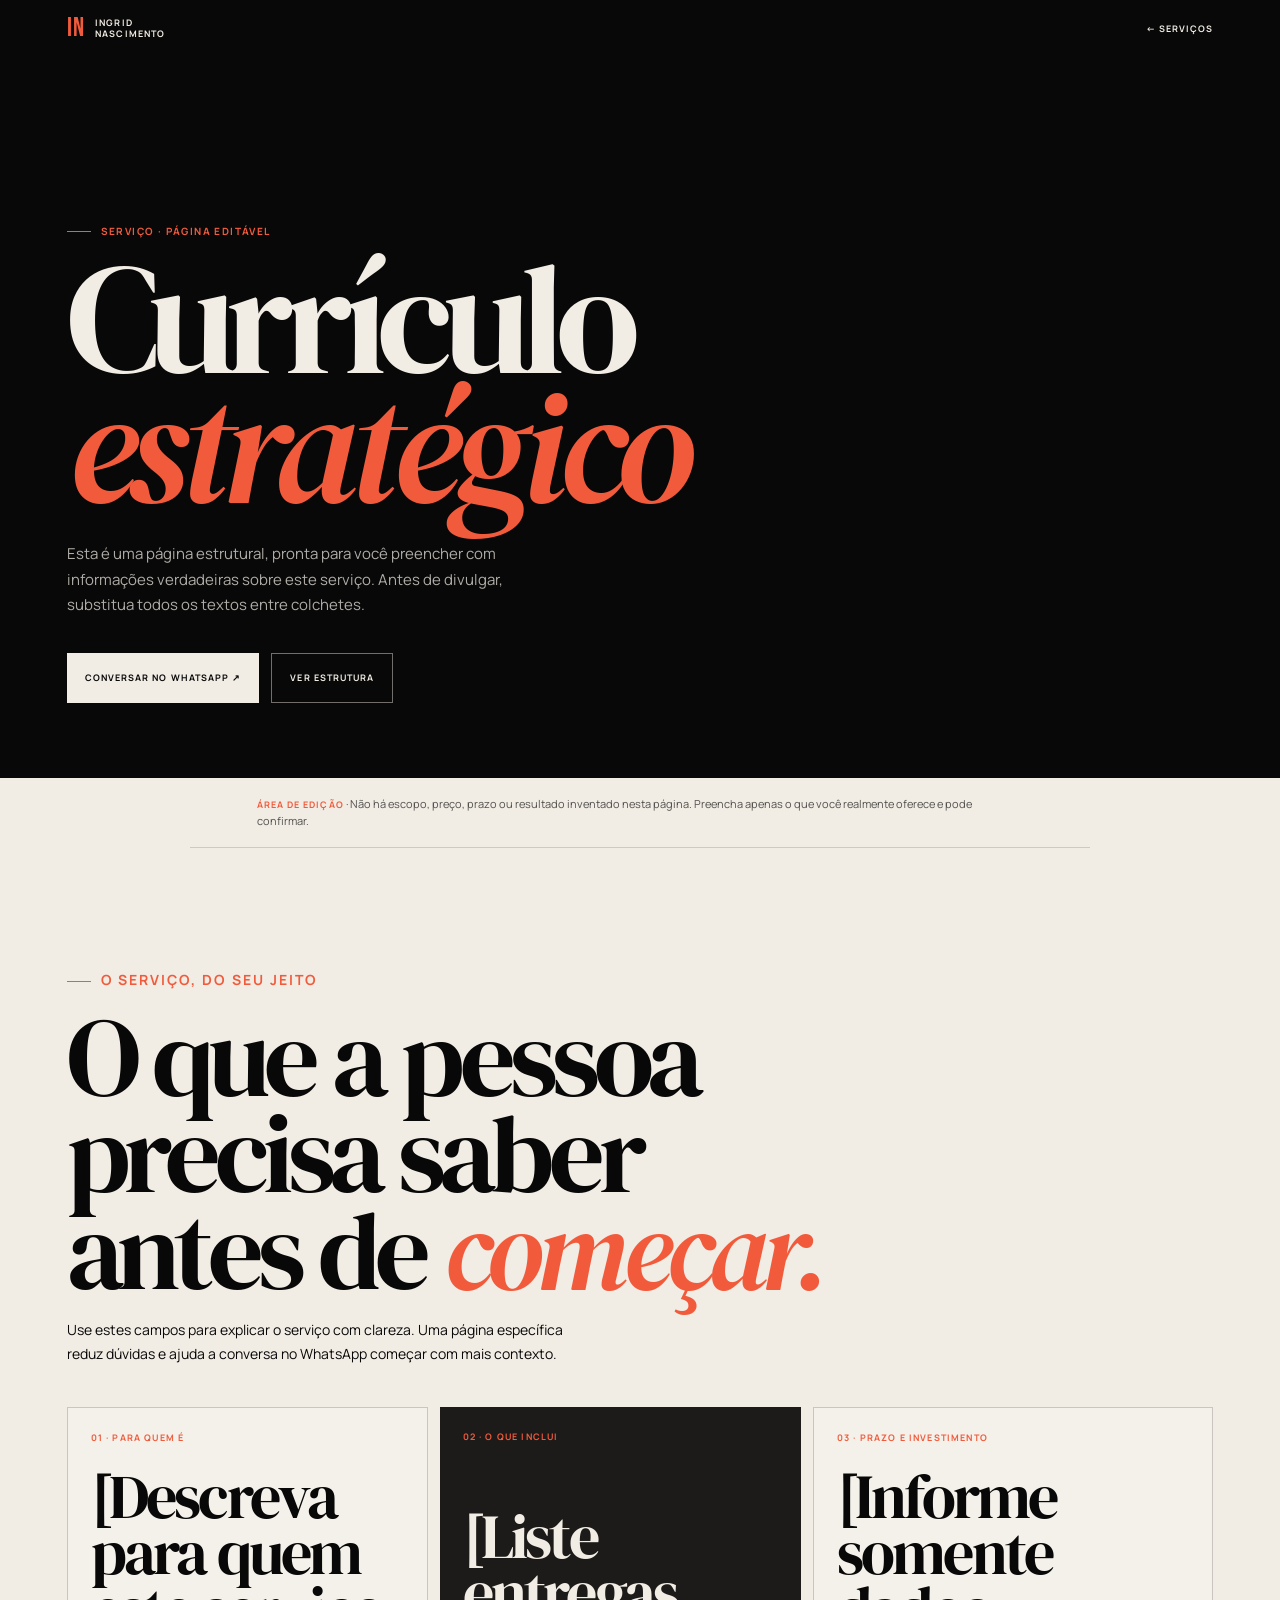
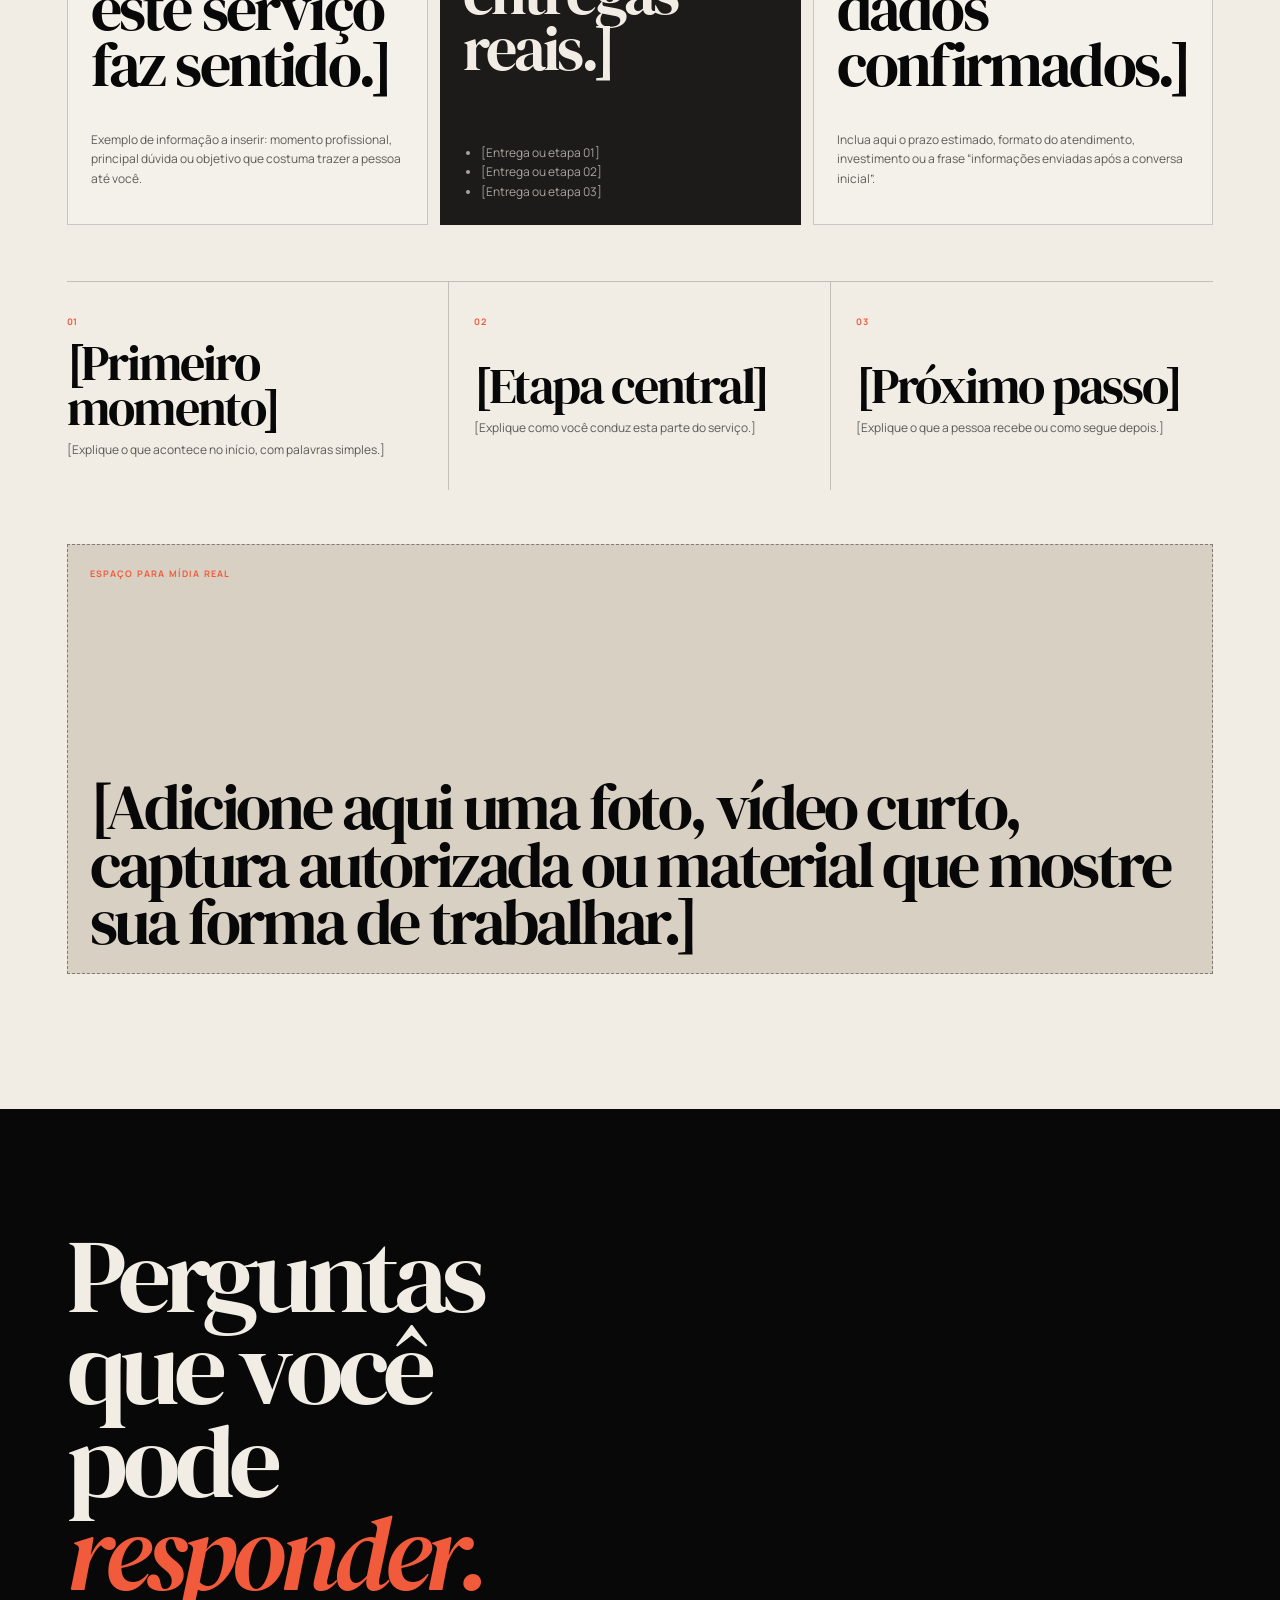
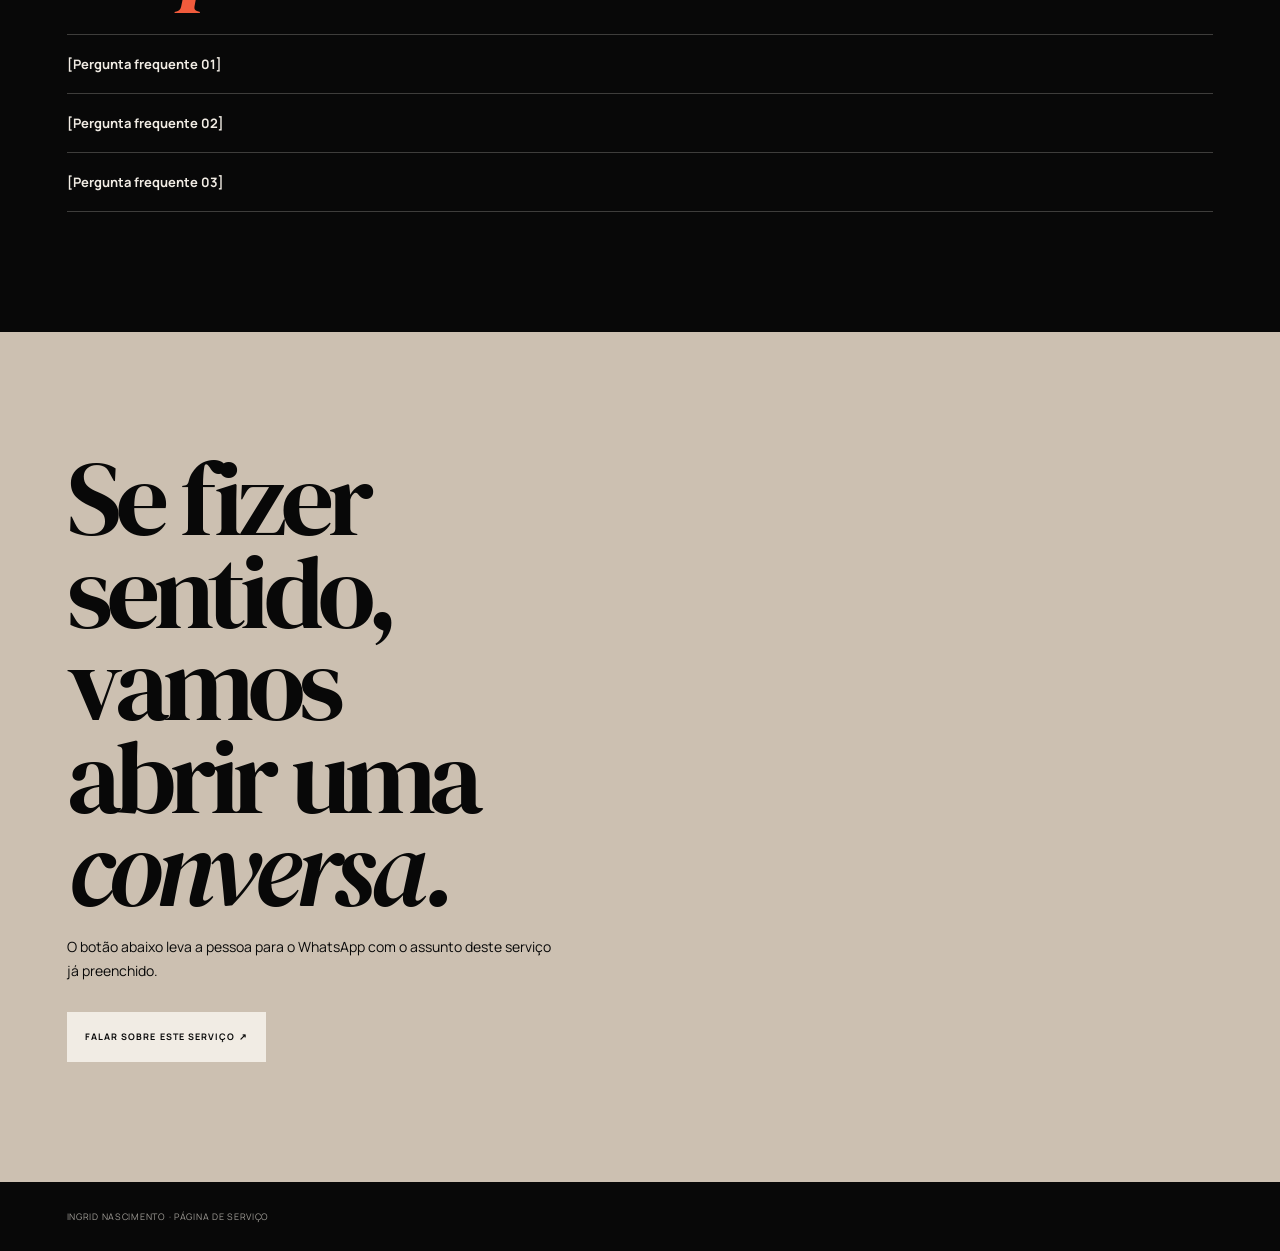
<file: servicos/curriculo-estrategico.html>
<!doctype html>
<html lang="pt-BR">
<head>
  <meta charset="utf-8">
  <meta name="viewport" content="width=device-width, initial-scale=1">
  <meta name="theme-color" content="#080808">
  <link rel="icon" href="data:image/svg+xml,%3Csvg xmlns='http://www.w3.org/2000/svg' viewBox='0 0 64 64'%3E%3Crect width='64' height='64' fill='%23080808'/%3E%3Ctext x='8' y='48' font-family='Arial' font-weight='700' font-size='35' fill='%23f15b3c'%3EIN%3C/text%3E%3C/svg%3E">
  <meta name="robots" content="noindex, nofollow">
  <meta name="description" content="Página editável do serviço Currículo estratégico — Ingrid Nascimento.">
  <title>Currículo estratégico — Ingrid Nascimento</title>
  <link rel="stylesheet" href="../assets/service-pages.css">
</head>
<body>
  <header class="topbar">
    <a class="brand" href="../" aria-label="Voltar ao início de Ingrid Nascimento"><b>IN</b><span>Ingrid<br>Nascimento</span></a>
    <a class="back-link" href="../#servicos">← Serviços</a>
  </header>
  <main>
    <section class="service-hero">
      <p class="eyebrow">Serviço · página editável</p>
      <h1>Currículo <em>estratégico</em></h1>
      <p class="hero-copy">Esta é uma página estrutural, pronta para você preencher com informações verdadeiras sobre este serviço. Antes de divulgar, substitua todos os textos entre colchetes.</p>
      <div class="hero-actions"><a class="button" href="https://wa.me/5511971843486?text=Ol%C3%A1%2C%20Ingrid%21%20Quero%20conversar%20sobre%20Curr%C3%ADculo%20estrat%C3%A9gico." target="_blank" rel="noopener noreferrer">Conversar no WhatsApp ↗</a><a class="button button--outline" href="#conteudo">Ver estrutura</a></div>
    </section>
    <p class="template-note"><b>Área de edição</b> · Não há escopo, preço, prazo ou resultado inventado nesta página. Preencha apenas o que você realmente oferece e pode confirmar.</p>
    <section class="content" id="conteudo">
      <div class="section-head"><p class="eyebrow">O serviço, do seu jeito</p><h2>O que a pessoa precisa saber antes de <em>começar.</em></h2><p>Use estes campos para explicar o serviço com clareza. Uma página específica reduz dúvidas e ajuda a conversa no WhatsApp começar com mais contexto.</p></div>
      <div class="edit-grid">
        <article class="edit-card"><span class="card-index">01 · Para quem é</span><h3>[Descreva para quem este serviço faz sentido.]</h3><p>Exemplo de informação a inserir: momento profissional, principal dúvida ou objetivo que costuma trazer a pessoa até você.</p></article>
        <article class="edit-card edit-card--dark"><span class="card-index">02 · O que inclui</span><h3>[Liste entregas reais.]</h3><ul><li>[Entrega ou etapa 01]</li><li>[Entrega ou etapa 02]</li><li>[Entrega ou etapa 03]</li></ul></article>
        <article class="edit-card"><span class="card-index">03 · Prazo e investimento</span><h3>[Informe somente dados confirmados.]</h3><p>Inclua aqui o prazo estimado, formato do atendimento, investimento ou a frase “informações enviadas após a conversa inicial”.</p></article>
      </div>
      <div class="steps" aria-label="Estrutura editável do processo">
        <article class="step"><span>01</span><div><h3>[Primeiro momento]</h3><p>[Explique o que acontece no início, com palavras simples.]</p></div></article>
        <article class="step"><span>02</span><div><h3>[Etapa central]</h3><p>[Explique como você conduz esta parte do serviço.]</p></div></article>
        <article class="step"><span>03</span><div><h3>[Próximo passo]</h3><p>[Explique o que a pessoa recebe ou como segue depois.]</p></div></article>
      </div>
      <div class="media-placeholder"><strong>Espaço para mídia real</strong><p>[Adicione aqui uma foto, vídeo curto, captura autorizada ou material que mostre sua forma de trabalhar.]</p></div>
    </section>
    <section class="faq" aria-labelledby="faq-title"><h2 id="faq-title">Perguntas que você pode <em>responder.</em></h2>
      <details><summary>[Pergunta frequente 01]</summary><p>[Resposta verdadeira e objetiva. Evite prometer resultados ou usar informações que ainda não estejam definidas.]</p></details>
      <details><summary>[Pergunta frequente 02]</summary><p>[Resposta verdadeira e objetiva. Evite prometer resultados ou usar informações que ainda não estejam definidas.]</p></details>
      <details><summary>[Pergunta frequente 03]</summary><p>[Resposta verdadeira e objetiva. Evite prometer resultados ou usar informações que ainda não estejam definidas.]</p></details>
    </section>
    <section class="next"><h2>Se fizer sentido, vamos abrir uma <em>conversa.</em></h2><p>O botão abaixo leva a pessoa para o WhatsApp com o assunto deste serviço já preenchido.</p><a class="button" href="https://wa.me/5511971843486?text=Ol%C3%A1%2C%20Ingrid%21%20Quero%20conversar%20sobre%20Curr%C3%ADculo%20estrat%C3%A9gico." target="_blank" rel="noopener noreferrer">Falar sobre este serviço ↗</a></section>
  </main>
  <footer class="footer"><span>Ingrid Nascimento · página de serviço</span></footer>
</body>
</html>
</file>
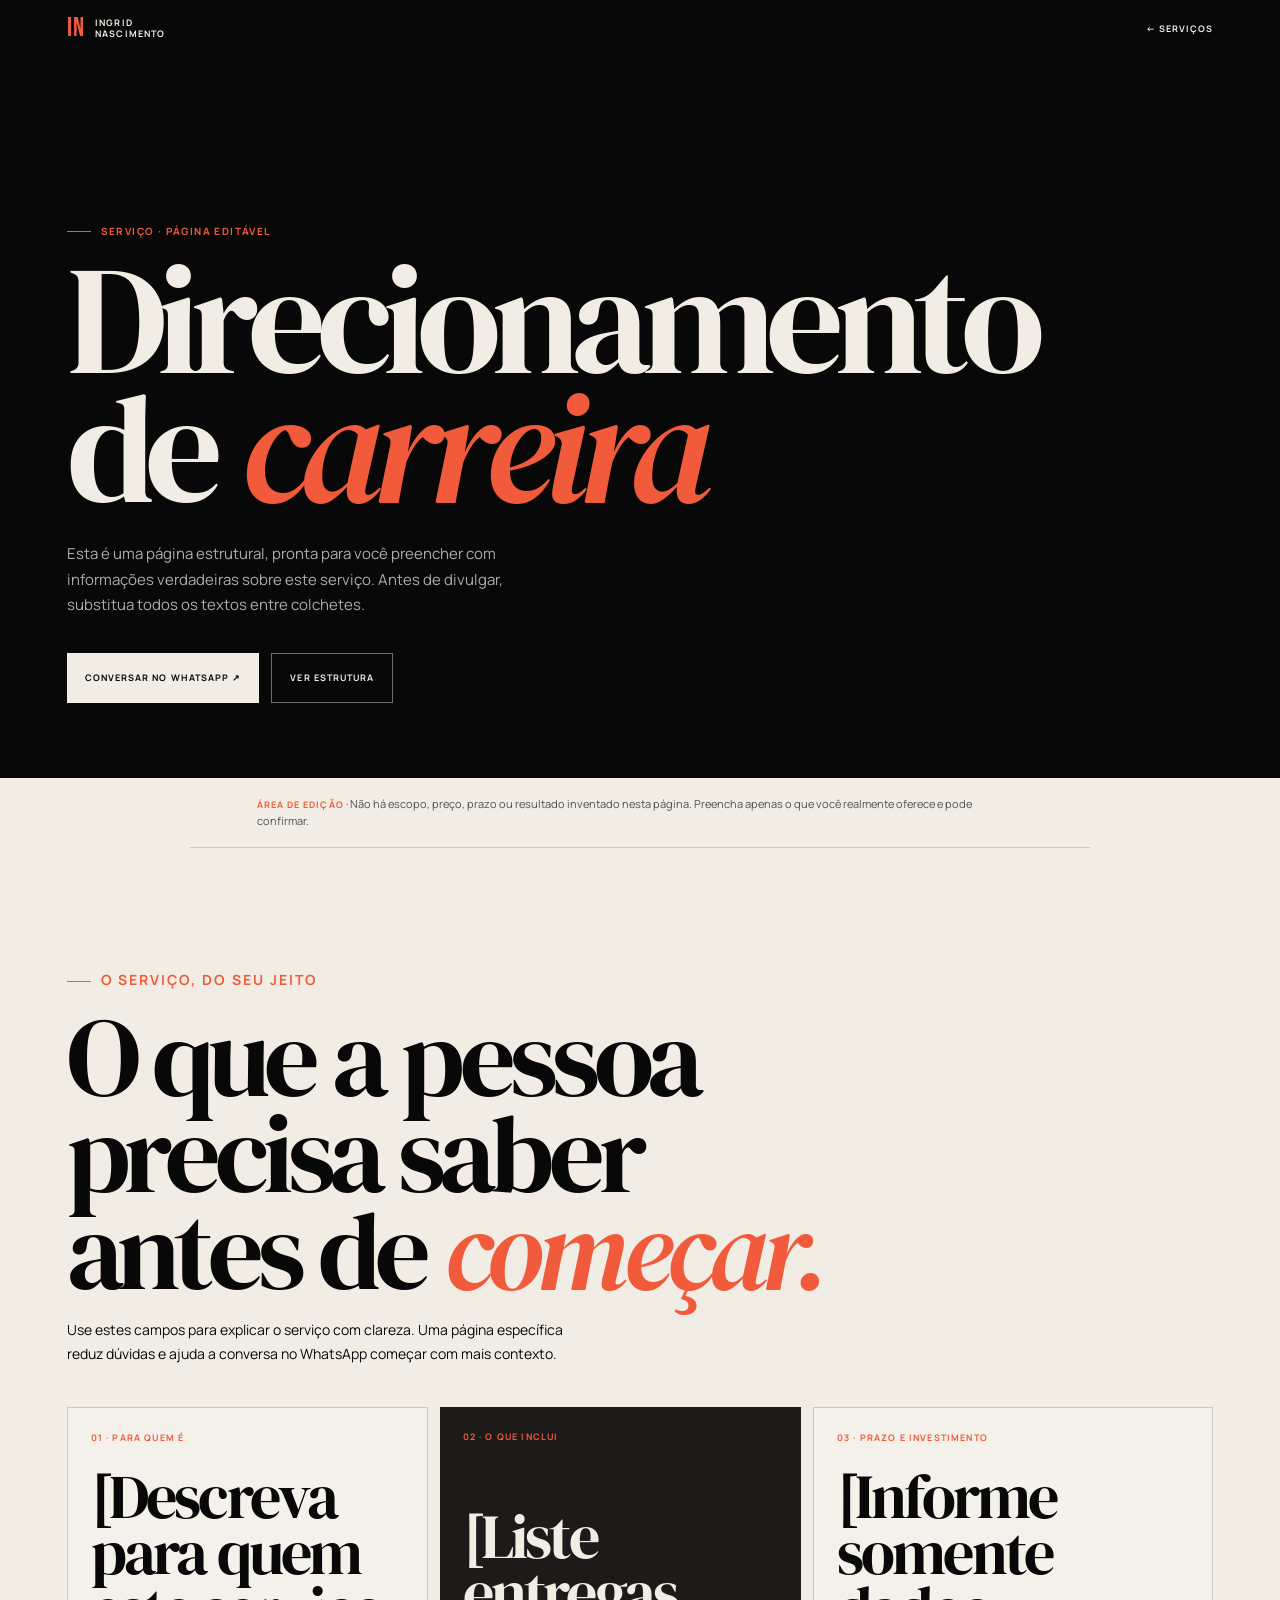
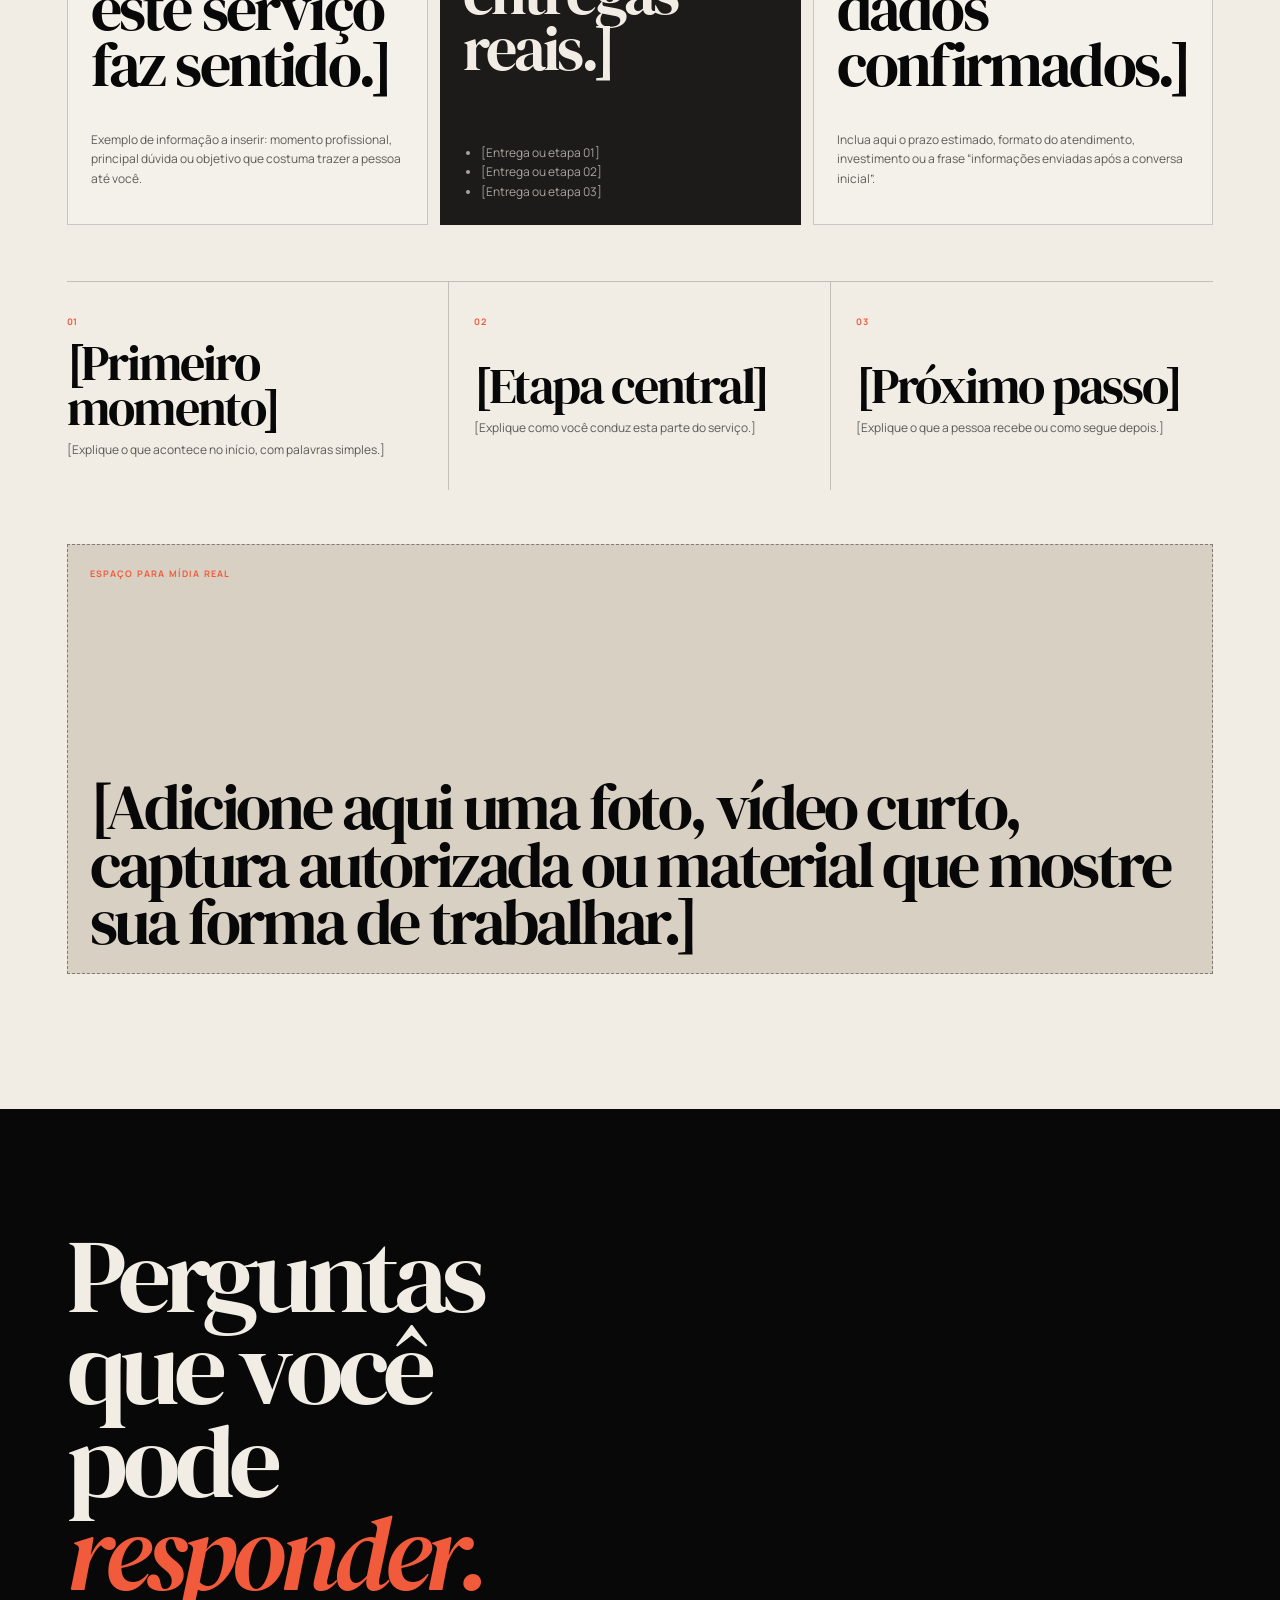
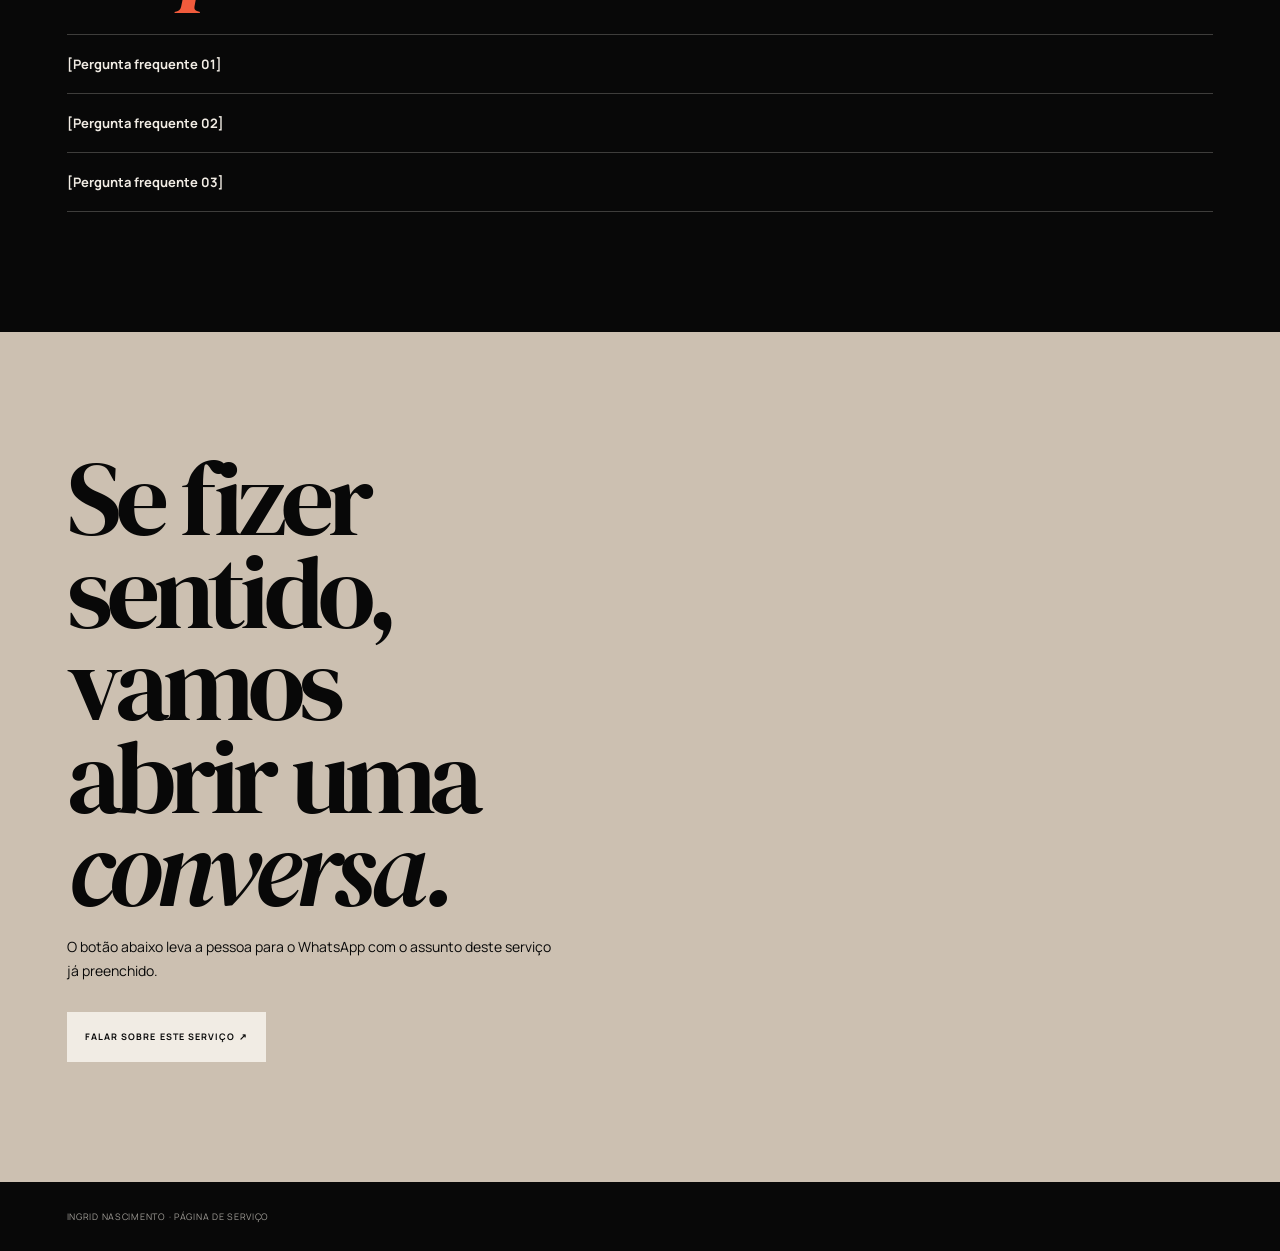
<file: servicos/direcionamento-carreira.html>
<!doctype html>
<html lang="pt-BR">
<head>
  <meta charset="utf-8">
  <meta name="viewport" content="width=device-width, initial-scale=1">
  <meta name="theme-color" content="#080808">
  <link rel="icon" href="data:image/svg+xml,%3Csvg xmlns='http://www.w3.org/2000/svg' viewBox='0 0 64 64'%3E%3Crect width='64' height='64' fill='%23080808'/%3E%3Ctext x='8' y='48' font-family='Arial' font-weight='700' font-size='35' fill='%23f15b3c'%3EIN%3C/text%3E%3C/svg%3E">
  <meta name="robots" content="noindex, nofollow">
  <meta name="description" content="Página editável do serviço Direcionamento de carreira — Ingrid Nascimento.">
  <title>Direcionamento de carreira — Ingrid Nascimento</title>
  <link rel="stylesheet" href="../assets/service-pages.css">
</head>
<body>
  <header class="topbar">
    <a class="brand" href="../" aria-label="Voltar ao início de Ingrid Nascimento"><b>IN</b><span>Ingrid<br>Nascimento</span></a>
    <a class="back-link" href="../#servicos">← Serviços</a>
  </header>
  <main>
    <section class="service-hero">
      <p class="eyebrow">Serviço · página editável</p>
      <h1>Direcionamento de <em>carreira</em></h1>
      <p class="hero-copy">Esta é uma página estrutural, pronta para você preencher com informações verdadeiras sobre este serviço. Antes de divulgar, substitua todos os textos entre colchetes.</p>
      <div class="hero-actions"><a class="button" href="https://wa.me/5511971843486?text=Ol%C3%A1%2C%20Ingrid%21%20Quero%20conversar%20sobre%20Direcionamento%20de%20carreira." target="_blank" rel="noopener noreferrer">Conversar no WhatsApp ↗</a><a class="button button--outline" href="#conteudo">Ver estrutura</a></div>
    </section>
    <p class="template-note"><b>Área de edição</b> · Não há escopo, preço, prazo ou resultado inventado nesta página. Preencha apenas o que você realmente oferece e pode confirmar.</p>
    <section class="content" id="conteudo">
      <div class="section-head"><p class="eyebrow">O serviço, do seu jeito</p><h2>O que a pessoa precisa saber antes de <em>começar.</em></h2><p>Use estes campos para explicar o serviço com clareza. Uma página específica reduz dúvidas e ajuda a conversa no WhatsApp começar com mais contexto.</p></div>
      <div class="edit-grid">
        <article class="edit-card"><span class="card-index">01 · Para quem é</span><h3>[Descreva para quem este serviço faz sentido.]</h3><p>Exemplo de informação a inserir: momento profissional, principal dúvida ou objetivo que costuma trazer a pessoa até você.</p></article>
        <article class="edit-card edit-card--dark"><span class="card-index">02 · O que inclui</span><h3>[Liste entregas reais.]</h3><ul><li>[Entrega ou etapa 01]</li><li>[Entrega ou etapa 02]</li><li>[Entrega ou etapa 03]</li></ul></article>
        <article class="edit-card"><span class="card-index">03 · Prazo e investimento</span><h3>[Informe somente dados confirmados.]</h3><p>Inclua aqui o prazo estimado, formato do atendimento, investimento ou a frase “informações enviadas após a conversa inicial”.</p></article>
      </div>
      <div class="steps" aria-label="Estrutura editável do processo">
        <article class="step"><span>01</span><div><h3>[Primeiro momento]</h3><p>[Explique o que acontece no início, com palavras simples.]</p></div></article>
        <article class="step"><span>02</span><div><h3>[Etapa central]</h3><p>[Explique como você conduz esta parte do serviço.]</p></div></article>
        <article class="step"><span>03</span><div><h3>[Próximo passo]</h3><p>[Explique o que a pessoa recebe ou como segue depois.]</p></div></article>
      </div>
      <div class="media-placeholder"><strong>Espaço para mídia real</strong><p>[Adicione aqui uma foto, vídeo curto, captura autorizada ou material que mostre sua forma de trabalhar.]</p></div>
    </section>
    <section class="faq" aria-labelledby="faq-title"><h2 id="faq-title">Perguntas que você pode <em>responder.</em></h2>
      <details><summary>[Pergunta frequente 01]</summary><p>[Resposta verdadeira e objetiva. Evite prometer resultados ou usar informações que ainda não estejam definidas.]</p></details>
      <details><summary>[Pergunta frequente 02]</summary><p>[Resposta verdadeira e objetiva. Evite prometer resultados ou usar informações que ainda não estejam definidas.]</p></details>
      <details><summary>[Pergunta frequente 03]</summary><p>[Resposta verdadeira e objetiva. Evite prometer resultados ou usar informações que ainda não estejam definidas.]</p></details>
    </section>
    <section class="next"><h2>Se fizer sentido, vamos abrir uma <em>conversa.</em></h2><p>O botão abaixo leva a pessoa para o WhatsApp com o assunto deste serviço já preenchido.</p><a class="button" href="https://wa.me/5511971843486?text=Ol%C3%A1%2C%20Ingrid%21%20Quero%20conversar%20sobre%20Direcionamento%20de%20carreira." target="_blank" rel="noopener noreferrer">Falar sobre este serviço ↗</a></section>
  </main>
  <footer class="footer"><span>Ingrid Nascimento · página de serviço</span></footer>
</body>
</html>
</file>
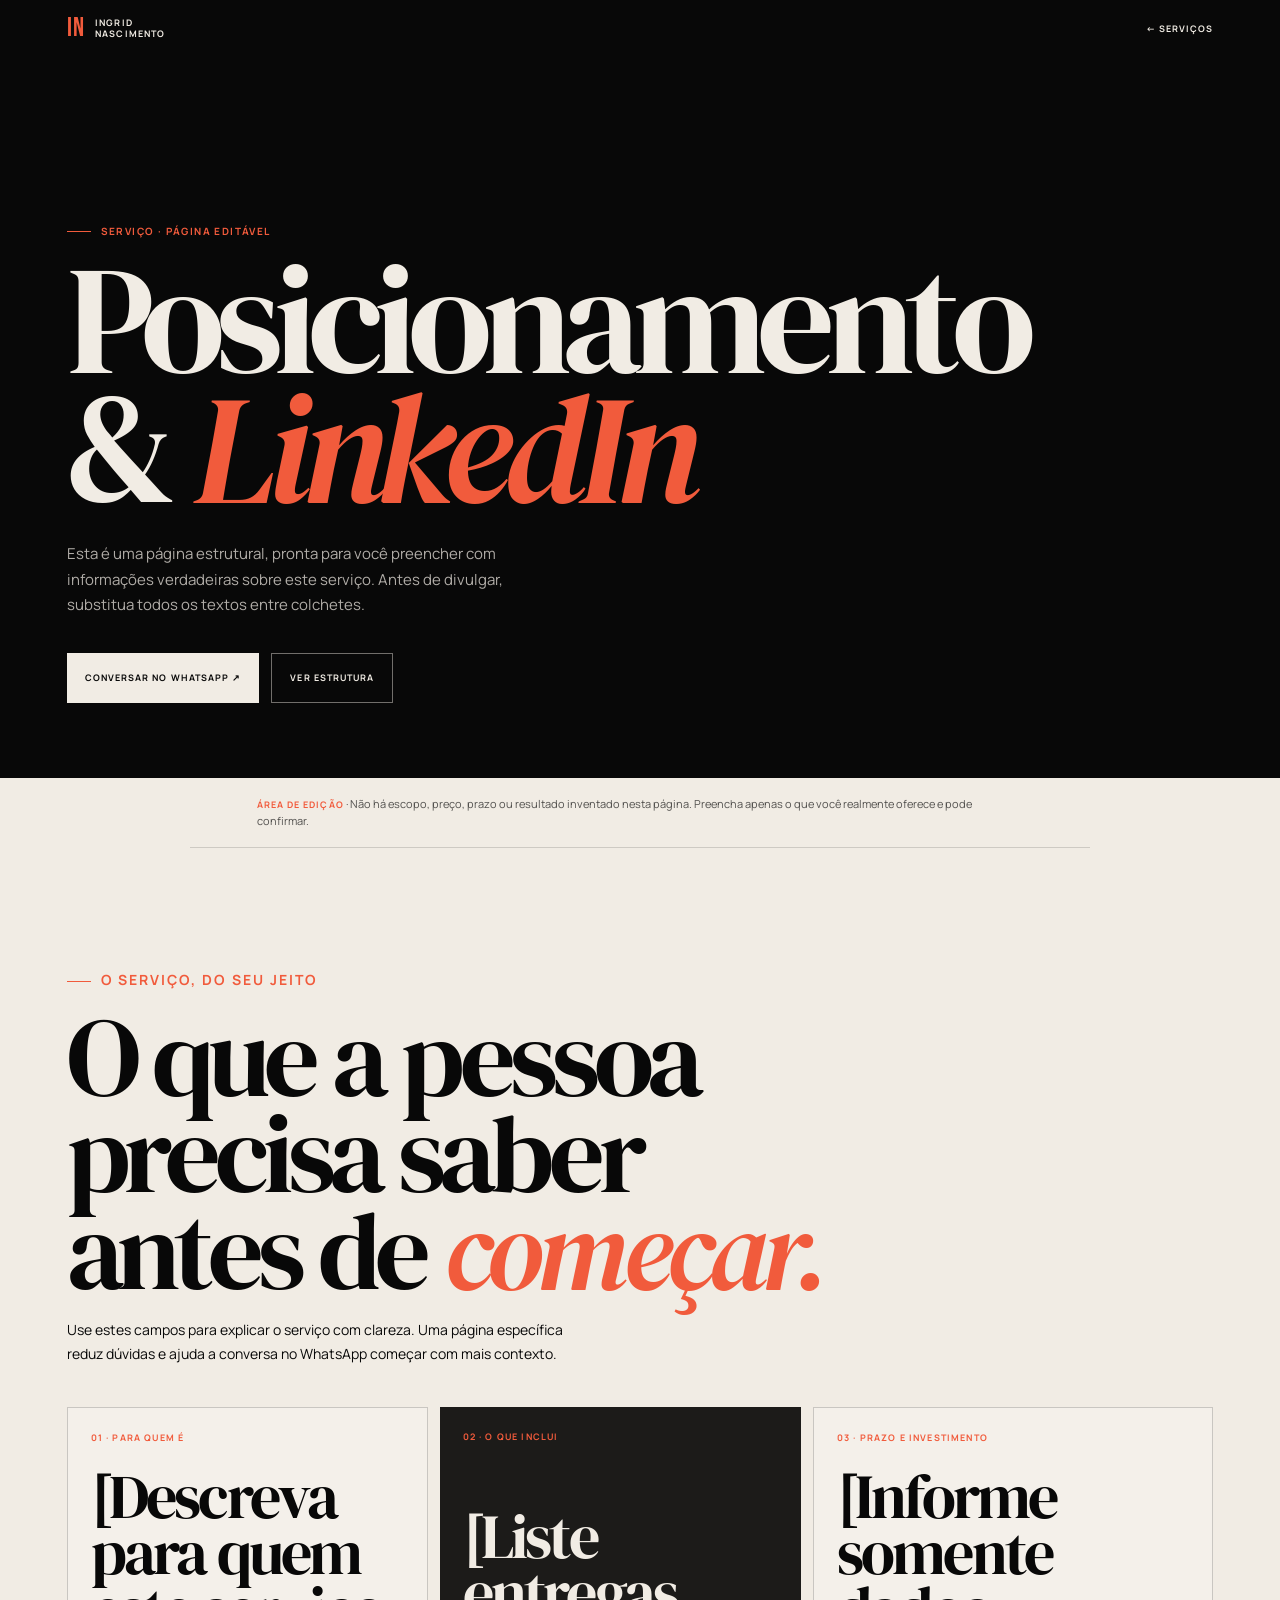
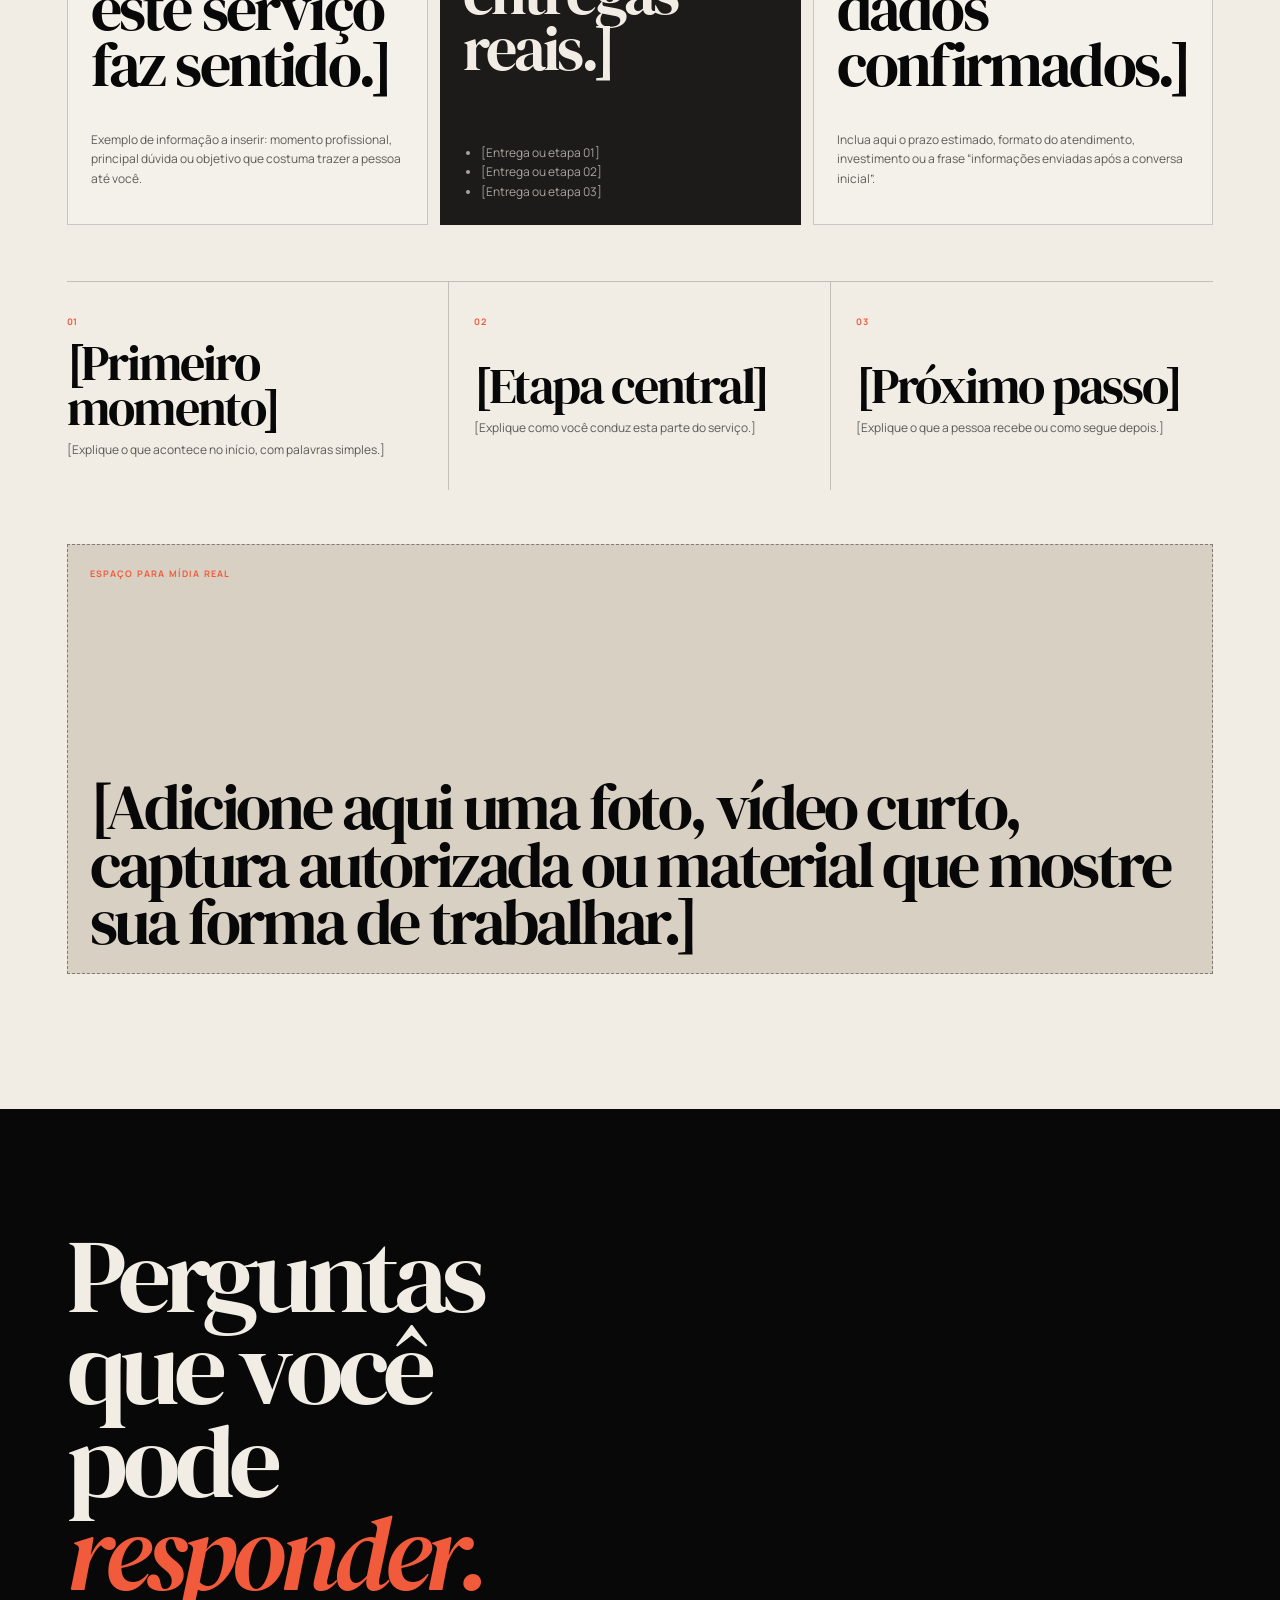
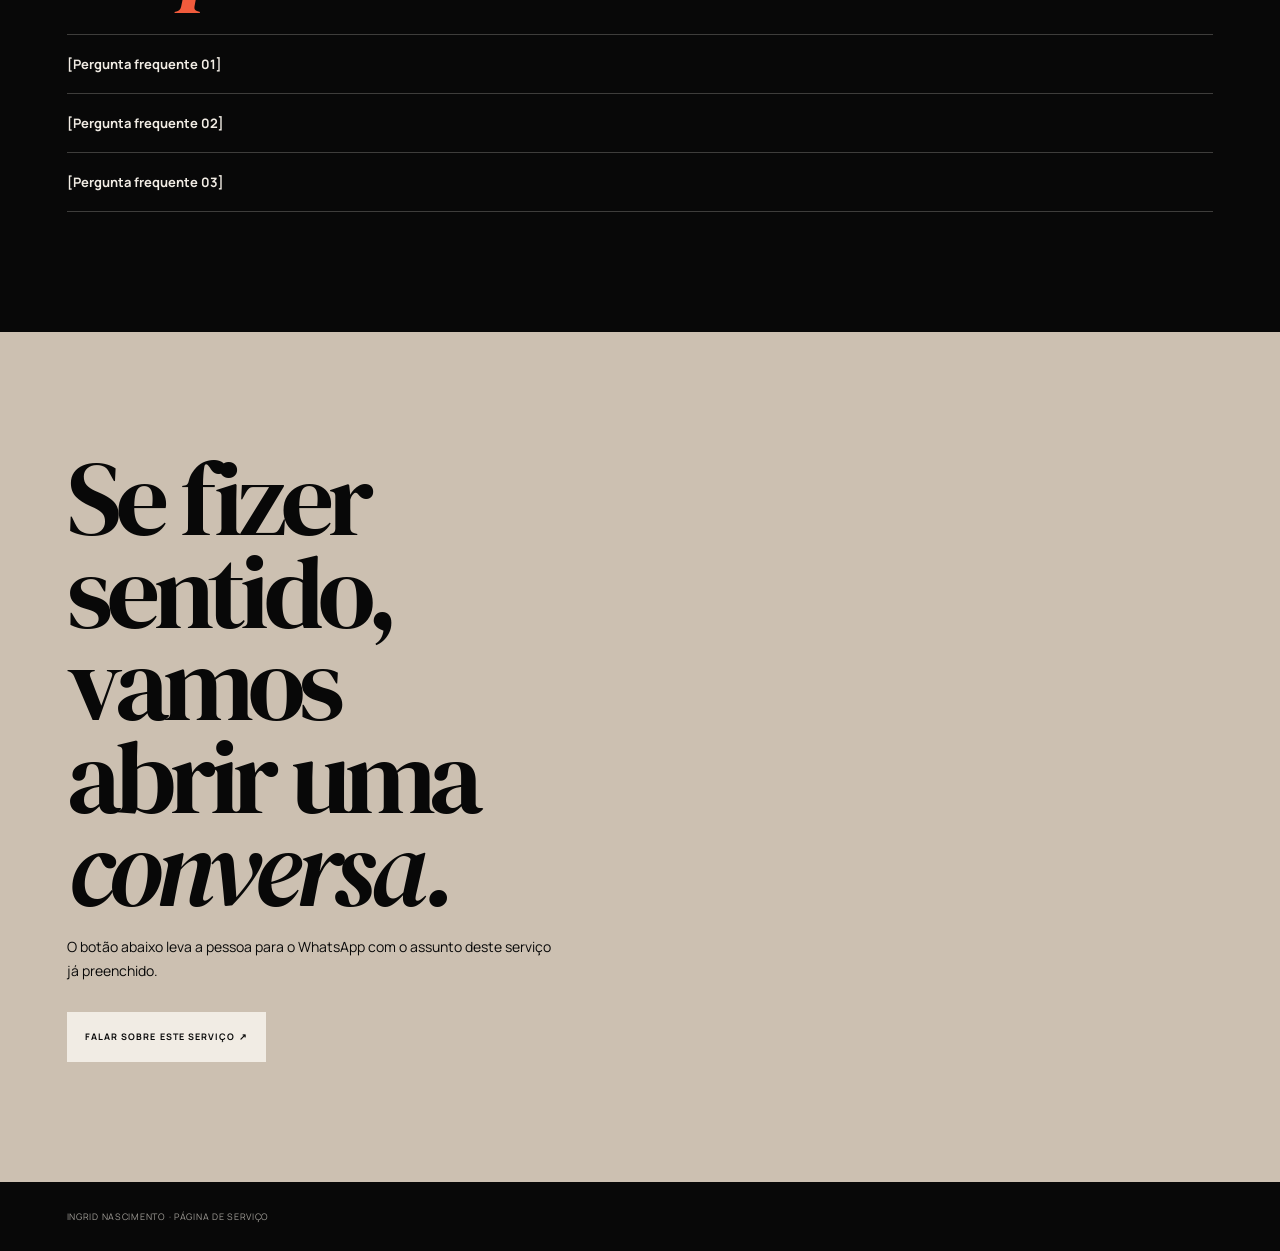
<file: servicos/posicionamento-linkedin.html>
<!doctype html>
<html lang="pt-BR">
<head>
  <meta charset="utf-8">
  <meta name="viewport" content="width=device-width, initial-scale=1">
  <meta name="theme-color" content="#080808">
  <link rel="icon" href="data:image/svg+xml,%3Csvg xmlns='http://www.w3.org/2000/svg' viewBox='0 0 64 64'%3E%3Crect width='64' height='64' fill='%23080808'/%3E%3Ctext x='8' y='48' font-family='Arial' font-weight='700' font-size='35' fill='%23f15b3c'%3EIN%3C/text%3E%3C/svg%3E">
  <meta name="robots" content="noindex, nofollow">
  <meta name="description" content="Página editável do serviço Posicionamento e LinkedIn — Ingrid Nascimento.">
  <title>Posicionamento e LinkedIn — Ingrid Nascimento</title>
  <link rel="stylesheet" href="../assets/service-pages.css">
</head>
<body>
  <header class="topbar">
    <a class="brand" href="../" aria-label="Voltar ao início de Ingrid Nascimento"><b>IN</b><span>Ingrid<br>Nascimento</span></a>
    <a class="back-link" href="../#servicos">← Serviços</a>
  </header>
  <main>
    <section class="service-hero">
      <p class="eyebrow">Serviço · página editável</p>
      <h1>Posicionamento &amp; <em>LinkedIn</em></h1>
      <p class="hero-copy">Esta é uma página estrutural, pronta para você preencher com informações verdadeiras sobre este serviço. Antes de divulgar, substitua todos os textos entre colchetes.</p>
      <div class="hero-actions"><a class="button" href="https://wa.me/5511971843486?text=Ol%C3%A1%2C%20Ingrid%21%20Quero%20conversar%20sobre%20Posicionamento%20e%20LinkedIn." target="_blank" rel="noopener noreferrer">Conversar no WhatsApp ↗</a><a class="button button--outline" href="#conteudo">Ver estrutura</a></div>
    </section>
    <p class="template-note"><b>Área de edição</b> · Não há escopo, preço, prazo ou resultado inventado nesta página. Preencha apenas o que você realmente oferece e pode confirmar.</p>
    <section class="content" id="conteudo">
      <div class="section-head"><p class="eyebrow">O serviço, do seu jeito</p><h2>O que a pessoa precisa saber antes de <em>começar.</em></h2><p>Use estes campos para explicar o serviço com clareza. Uma página específica reduz dúvidas e ajuda a conversa no WhatsApp começar com mais contexto.</p></div>
      <div class="edit-grid">
        <article class="edit-card"><span class="card-index">01 · Para quem é</span><h3>[Descreva para quem este serviço faz sentido.]</h3><p>Exemplo de informação a inserir: momento profissional, principal dúvida ou objetivo que costuma trazer a pessoa até você.</p></article>
        <article class="edit-card edit-card--dark"><span class="card-index">02 · O que inclui</span><h3>[Liste entregas reais.]</h3><ul><li>[Entrega ou etapa 01]</li><li>[Entrega ou etapa 02]</li><li>[Entrega ou etapa 03]</li></ul></article>
        <article class="edit-card"><span class="card-index">03 · Prazo e investimento</span><h3>[Informe somente dados confirmados.]</h3><p>Inclua aqui o prazo estimado, formato do atendimento, investimento ou a frase “informações enviadas após a conversa inicial”.</p></article>
      </div>
      <div class="steps" aria-label="Estrutura editável do processo">
        <article class="step"><span>01</span><div><h3>[Primeiro momento]</h3><p>[Explique o que acontece no início, com palavras simples.]</p></div></article>
        <article class="step"><span>02</span><div><h3>[Etapa central]</h3><p>[Explique como você conduz esta parte do serviço.]</p></div></article>
        <article class="step"><span>03</span><div><h3>[Próximo passo]</h3><p>[Explique o que a pessoa recebe ou como segue depois.]</p></div></article>
      </div>
      <div class="media-placeholder"><strong>Espaço para mídia real</strong><p>[Adicione aqui uma foto, vídeo curto, captura autorizada ou material que mostre sua forma de trabalhar.]</p></div>
    </section>
    <section class="faq" aria-labelledby="faq-title"><h2 id="faq-title">Perguntas que você pode <em>responder.</em></h2>
      <details><summary>[Pergunta frequente 01]</summary><p>[Resposta verdadeira e objetiva. Evite prometer resultados ou usar informações que ainda não estejam definidas.]</p></details>
      <details><summary>[Pergunta frequente 02]</summary><p>[Resposta verdadeira e objetiva. Evite prometer resultados ou usar informações que ainda não estejam definidas.]</p></details>
      <details><summary>[Pergunta frequente 03]</summary><p>[Resposta verdadeira e objetiva. Evite prometer resultados ou usar informações que ainda não estejam definidas.]</p></details>
    </section>
    <section class="next"><h2>Se fizer sentido, vamos abrir uma <em>conversa.</em></h2><p>O botão abaixo leva a pessoa para o WhatsApp com o assunto deste serviço já preenchido.</p><a class="button" href="https://wa.me/5511971843486?text=Ol%C3%A1%2C%20Ingrid%21%20Quero%20conversar%20sobre%20Posicionamento%20e%20LinkedIn." target="_blank" rel="noopener noreferrer">Falar sobre este serviço ↗</a></section>
  </main>
  <footer class="footer"><span>Ingrid Nascimento · página de serviço</span></footer>
</body>
</html>
</file>
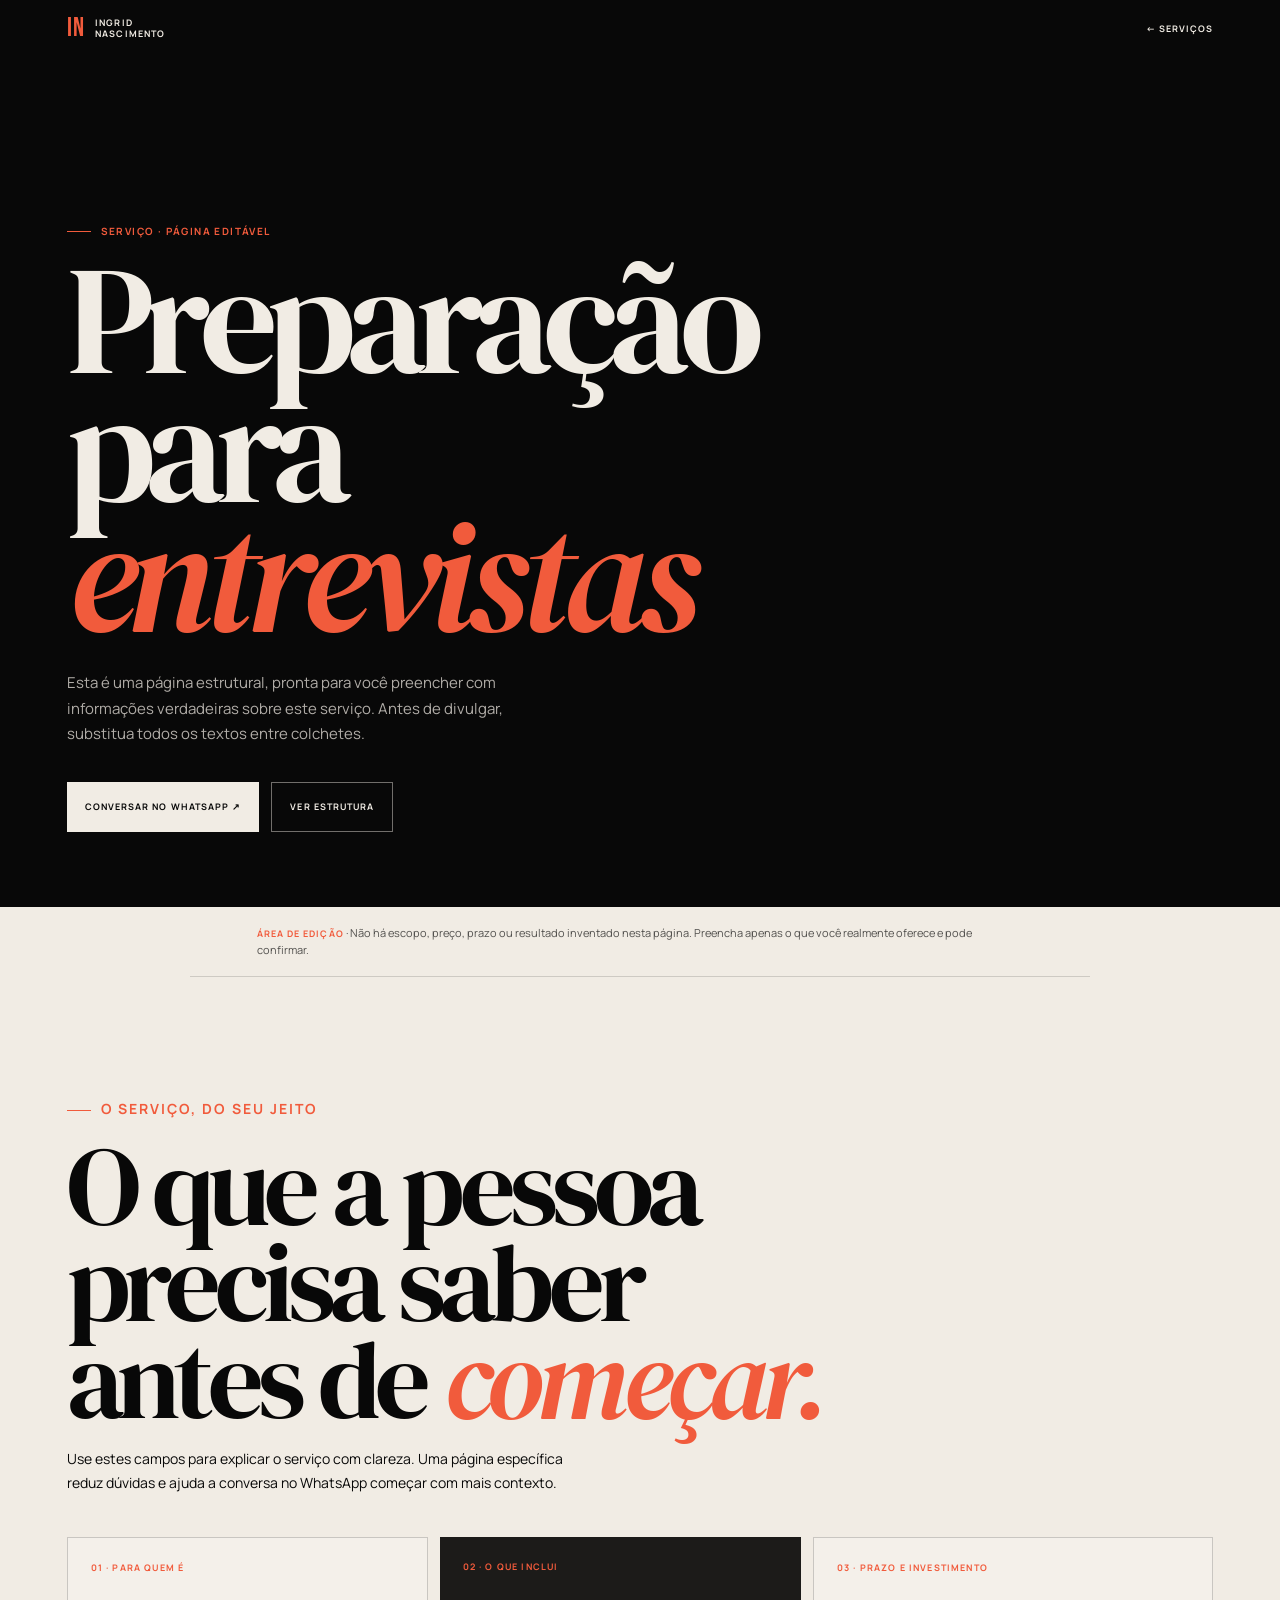
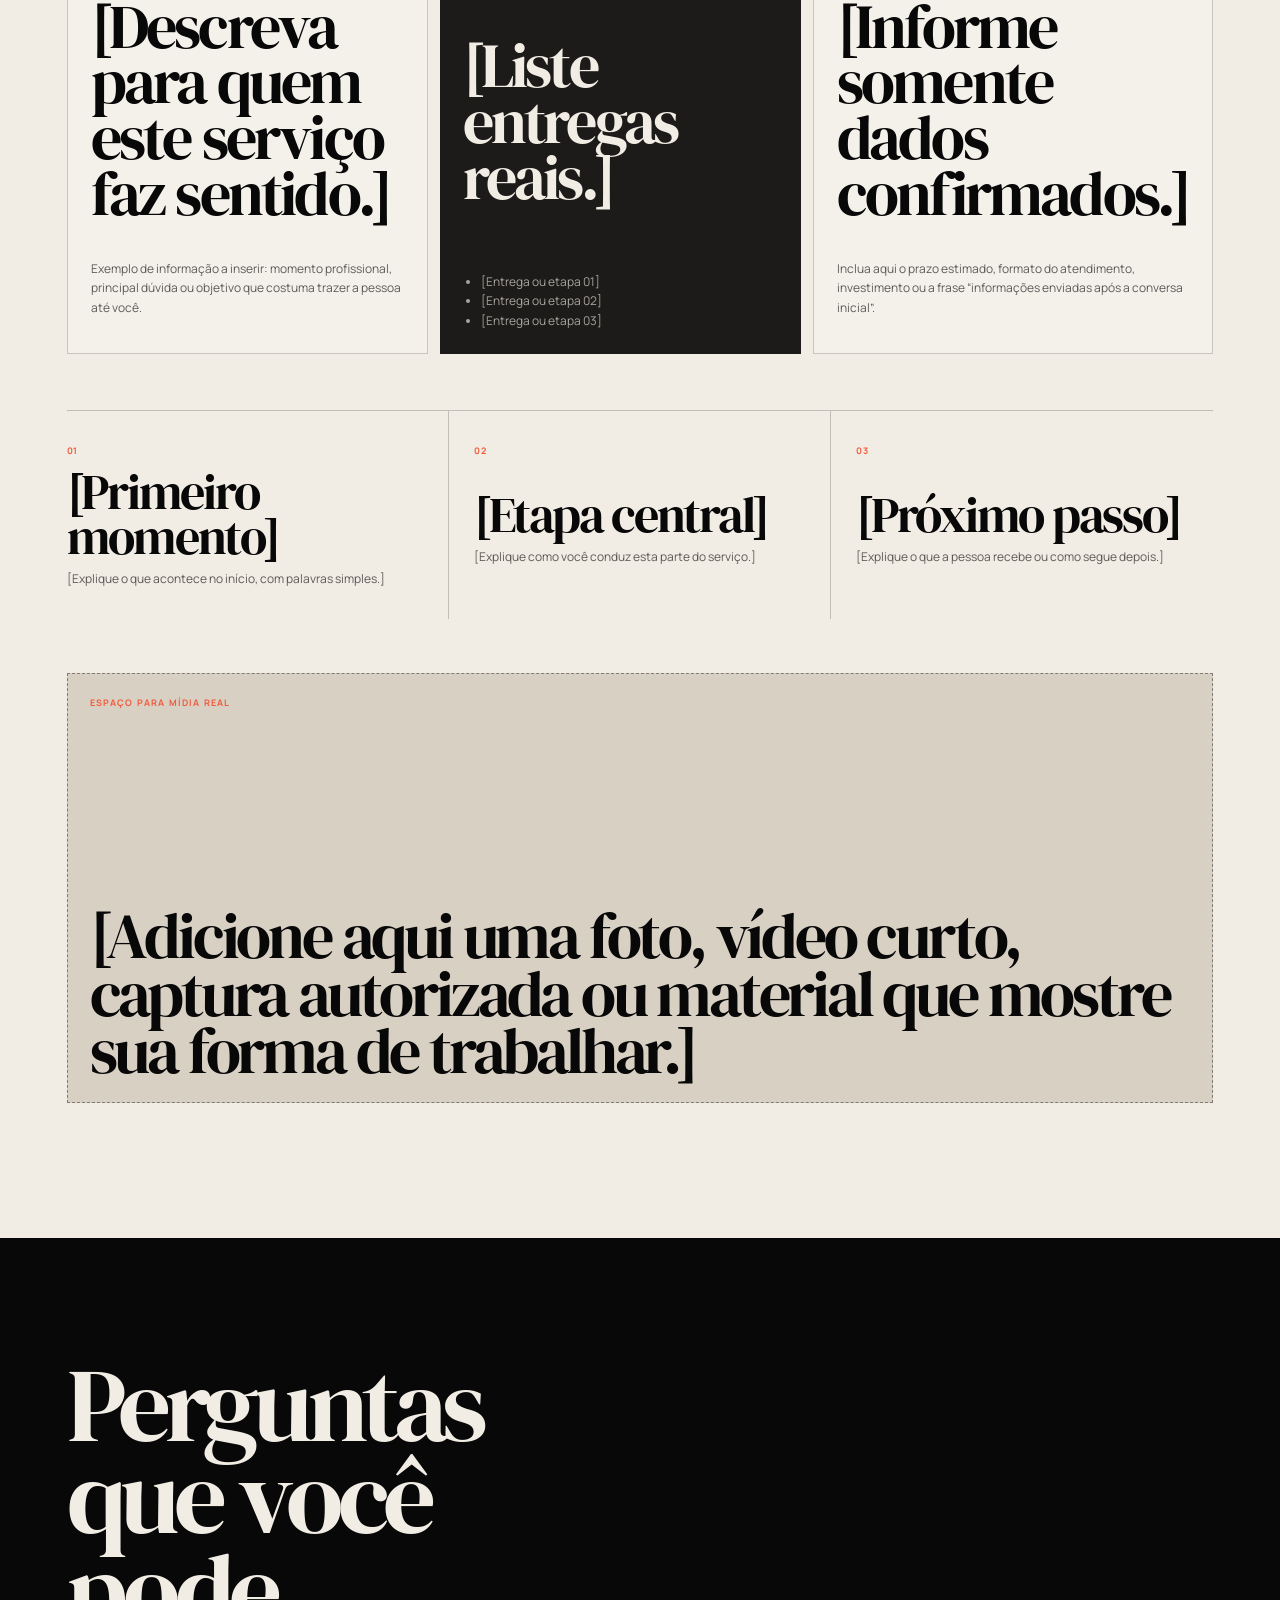
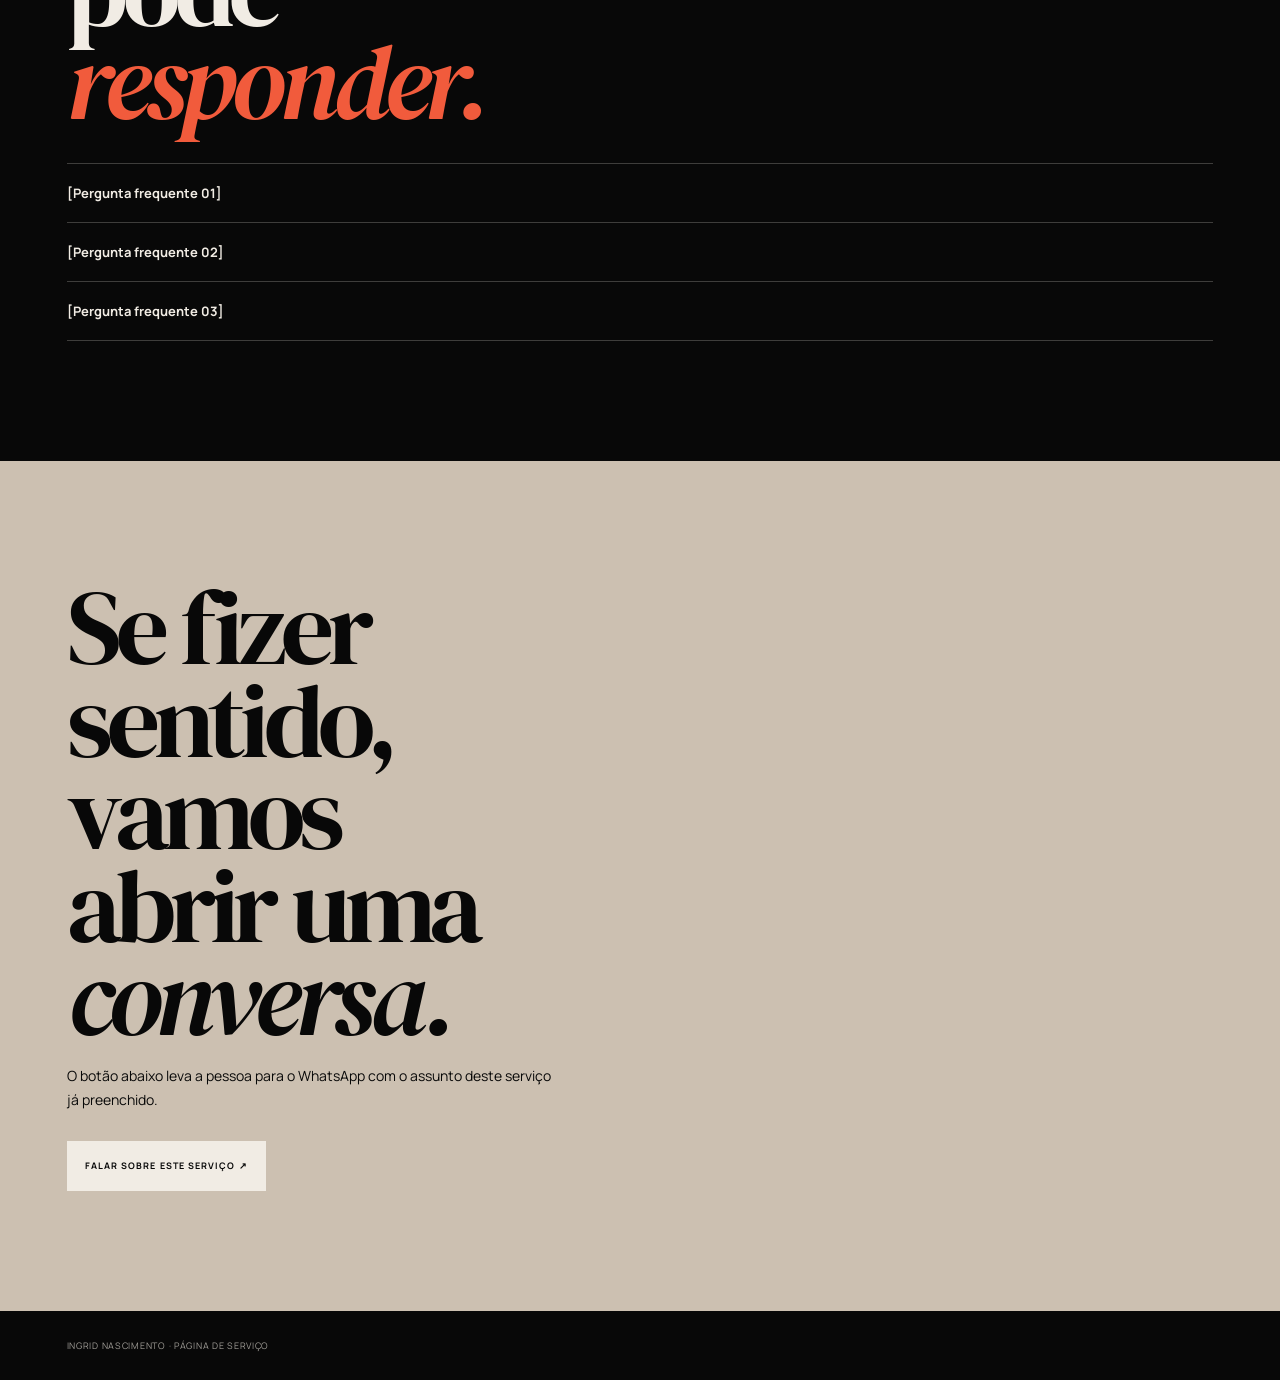
<file: servicos/preparacao-entrevistas.html>
<!doctype html>
<html lang="pt-BR">
<head>
  <meta charset="utf-8">
  <meta name="viewport" content="width=device-width, initial-scale=1">
  <meta name="theme-color" content="#080808">
  <link rel="icon" href="data:image/svg+xml,%3Csvg xmlns='http://www.w3.org/2000/svg' viewBox='0 0 64 64'%3E%3Crect width='64' height='64' fill='%23080808'/%3E%3Ctext x='8' y='48' font-family='Arial' font-weight='700' font-size='35' fill='%23f15b3c'%3EIN%3C/text%3E%3C/svg%3E">
  <meta name="robots" content="noindex, nofollow">
  <meta name="description" content="Página editável do serviço Preparação para entrevistas — Ingrid Nascimento.">
  <title>Preparação para entrevistas — Ingrid Nascimento</title>
  <link rel="stylesheet" href="../assets/service-pages.css">
</head>
<body>
  <header class="topbar">
    <a class="brand" href="../" aria-label="Voltar ao início de Ingrid Nascimento"><b>IN</b><span>Ingrid<br>Nascimento</span></a>
    <a class="back-link" href="../#servicos">← Serviços</a>
  </header>
  <main>
    <section class="service-hero">
      <p class="eyebrow">Serviço · página editável</p>
      <h1>Preparação para <em>entrevistas</em></h1>
      <p class="hero-copy">Esta é uma página estrutural, pronta para você preencher com informações verdadeiras sobre este serviço. Antes de divulgar, substitua todos os textos entre colchetes.</p>
      <div class="hero-actions"><a class="button" href="https://wa.me/5511971843486?text=Ol%C3%A1%2C%20Ingrid%21%20Quero%20conversar%20sobre%20Prepara%C3%A7%C3%A3o%20para%20entrevistas." target="_blank" rel="noopener noreferrer">Conversar no WhatsApp ↗</a><a class="button button--outline" href="#conteudo">Ver estrutura</a></div>
    </section>
    <p class="template-note"><b>Área de edição</b> · Não há escopo, preço, prazo ou resultado inventado nesta página. Preencha apenas o que você realmente oferece e pode confirmar.</p>
    <section class="content" id="conteudo">
      <div class="section-head"><p class="eyebrow">O serviço, do seu jeito</p><h2>O que a pessoa precisa saber antes de <em>começar.</em></h2><p>Use estes campos para explicar o serviço com clareza. Uma página específica reduz dúvidas e ajuda a conversa no WhatsApp começar com mais contexto.</p></div>
      <div class="edit-grid">
        <article class="edit-card"><span class="card-index">01 · Para quem é</span><h3>[Descreva para quem este serviço faz sentido.]</h3><p>Exemplo de informação a inserir: momento profissional, principal dúvida ou objetivo que costuma trazer a pessoa até você.</p></article>
        <article class="edit-card edit-card--dark"><span class="card-index">02 · O que inclui</span><h3>[Liste entregas reais.]</h3><ul><li>[Entrega ou etapa 01]</li><li>[Entrega ou etapa 02]</li><li>[Entrega ou etapa 03]</li></ul></article>
        <article class="edit-card"><span class="card-index">03 · Prazo e investimento</span><h3>[Informe somente dados confirmados.]</h3><p>Inclua aqui o prazo estimado, formato do atendimento, investimento ou a frase “informações enviadas após a conversa inicial”.</p></article>
      </div>
      <div class="steps" aria-label="Estrutura editável do processo">
        <article class="step"><span>01</span><div><h3>[Primeiro momento]</h3><p>[Explique o que acontece no início, com palavras simples.]</p></div></article>
        <article class="step"><span>02</span><div><h3>[Etapa central]</h3><p>[Explique como você conduz esta parte do serviço.]</p></div></article>
        <article class="step"><span>03</span><div><h3>[Próximo passo]</h3><p>[Explique o que a pessoa recebe ou como segue depois.]</p></div></article>
      </div>
      <div class="media-placeholder"><strong>Espaço para mídia real</strong><p>[Adicione aqui uma foto, vídeo curto, captura autorizada ou material que mostre sua forma de trabalhar.]</p></div>
    </section>
    <section class="faq" aria-labelledby="faq-title"><h2 id="faq-title">Perguntas que você pode <em>responder.</em></h2>
      <details><summary>[Pergunta frequente 01]</summary><p>[Resposta verdadeira e objetiva. Evite prometer resultados ou usar informações que ainda não estejam definidas.]</p></details>
      <details><summary>[Pergunta frequente 02]</summary><p>[Resposta verdadeira e objetiva. Evite prometer resultados ou usar informações que ainda não estejam definidas.]</p></details>
      <details><summary>[Pergunta frequente 03]</summary><p>[Resposta verdadeira e objetiva. Evite prometer resultados ou usar informações que ainda não estejam definidas.]</p></details>
    </section>
    <section class="next"><h2>Se fizer sentido, vamos abrir uma <em>conversa.</em></h2><p>O botão abaixo leva a pessoa para o WhatsApp com o assunto deste serviço já preenchido.</p><a class="button" href="https://wa.me/5511971843486?text=Ol%C3%A1%2C%20Ingrid%21%20Quero%20conversar%20sobre%20Prepara%C3%A7%C3%A3o%20para%20entrevistas." target="_blank" rel="noopener noreferrer">Falar sobre este serviço ↗</a></section>
  </main>
  <footer class="footer"><span>Ingrid Nascimento · página de serviço</span></footer>
</body>
</html>
</file>
<file: assets/service-pages.css>
@font-face{font-family:Bebas;src:url("bebas-neue.ttf") format("truetype");font-display:swap}@font-face{font-family:"DM Serif";src:url("dm-serif-display.ttf") format("truetype");font-weight:400;font-style:normal;font-display:swap}@font-face{font-family:"DM Serif";src:url("dm-serif-display-italic.ttf") format("truetype");font-weight:400;font-style:italic;font-display:swap}@font-face{font-family:Manrope;src:url("manrope-regular.ttf") format("truetype");font-weight:400;font-display:swap}@font-face{font-family:Manrope;src:url("manrope-bold.ttf") format("truetype");font-weight:700 900;font-display:swap}
:root{--ink:#080808;--ink-2:#1c1b19;--paper:#f1ece4;--paper-dim:#d9d0c4;--surface:#ccc0b1;--orange:#f15b3c;--gutter:clamp(20px,5.2vw,82px);--serif:"DM Serif",Georgia,serif;--sans:Manrope,Arial,sans-serif;--display:Bebas,Impact,sans-serif}*{box-sizing:border-box}html{scroll-behavior:smooth;background:var(--paper)}body{margin:0;background:var(--paper);color:var(--ink);font-family:var(--sans);-webkit-font-smoothing:antialiased}a{color:inherit;text-decoration:none}:focus-visible{outline:3px solid var(--orange);outline-offset:4px}.topbar{display:flex;justify-content:space-between;align-items:center;gap:20px;padding:18px var(--gutter);color:var(--paper);background:var(--ink)}.brand{display:inline-flex;align-items:center;gap:10px;font-size:9px;font-weight:900;letter-spacing:.13em;line-height:1.2;text-transform:uppercase}.brand b{color:var(--orange);font:400 26px/.7 var(--display)}.back-link{font-size:9px;font-weight:900;letter-spacing:.12em;text-transform:uppercase}.back-link:hover{color:var(--orange)}.service-hero{padding:clamp(88px,13vw,180px) var(--gutter) 75px;color:var(--paper);background:var(--ink)}.eyebrow{margin:0 0 17px;color:var(--orange);font-size:10px;font-weight:900;letter-spacing:.14em;text-transform:uppercase}.eyebrow:before{content:"";display:inline-block;width:24px;height:1px;margin:0 10px 3px 0;background:currentColor}.service-hero h1{max-width:8.5ch;margin:0;font:400 clamp(57px,12vw,160px)/.84 var(--serif);letter-spacing:-.06em}.service-hero h1 em{color:var(--orange);font-style:italic}.hero-copy{max-width:55ch;margin:28px 0 0;color:rgba(241,236,228,.72);font-size:15px;line-height:1.7}.hero-actions{display:flex;flex-wrap:wrap;gap:12px;margin-top:35px}.button{display:inline-flex;align-items:center;justify-content:center;min-height:50px;padding:14px 18px;background:var(--paper);color:var(--ink);font-size:9px;font-weight:900;letter-spacing:.12em;text-transform:uppercase}.button:hover{background:var(--orange)}.button--outline{border:1px solid rgba(241,236,228,.45);background:transparent;color:var(--paper)}.button--outline:hover{border-color:var(--orange);color:var(--ink)}.template-note{max-width:900px;margin:0 auto;padding:17px var(--gutter);border-bottom:1px solid rgba(8,8,8,.15);color:rgba(8,8,8,.68);font-size:11px;line-height:1.6}.template-note b{color:var(--orange);font-size:9px;letter-spacing:.12em;text-transform:uppercase}.content{padding:76px var(--gutter) 100px}.section-head{display:grid;gap:18px;max-width:760px}.section-head h2{margin:0;font:400 clamp(42px,9vw,110px)/.88 var(--serif);letter-spacing:-.055em}.section-head h2 em{color:var(--orange);font-style:italic}.section-head p{margin:0;max-width:57ch;font-size:14px;line-height:1.7}.edit-grid{display:grid;gap:12px;margin-top:42px}.edit-card{min-height:245px;display:grid;align-content:space-between;gap:25px;padding:23px;border:1px solid rgba(8,8,8,.18);background:rgba(255,255,255,.22)}.edit-card--dark{background:var(--ink-2);color:var(--paper);border:0}.card-index{color:var(--orange);font-size:9px;font-weight:900;letter-spacing:.13em;text-transform:uppercase}.edit-card h3{margin:0;font:400 clamp(29px,7vw,62px)/.9 var(--serif);letter-spacing:-.045em}.edit-card p,.edit-card li{color:rgba(8,8,8,.64);font-size:12px;line-height:1.65}.edit-card--dark p,.edit-card--dark li{color:rgba(241,236,228,.66)}.edit-card ul{margin:0;padding-left:18px}.steps{display:grid;gap:0;margin-top:56px;border-top:1px solid rgba(8,8,8,.2)}.step{display:grid;grid-template-columns:45px 1fr;gap:12px;padding:21px 0;border-bottom:1px solid rgba(8,8,8,.2)}.step span{padding-top:5px;color:var(--orange);font-size:9px;font-weight:900;letter-spacing:.1em}.step h3{margin:0;font:400 clamp(27px,6vw,50px)/.9 var(--serif);letter-spacing:-.045em}.step p{margin:10px 0 0;color:rgba(8,8,8,.64);font-size:12px;line-height:1.65}.media-placeholder{min-height:300px;display:grid;align-content:space-between;margin-top:54px;padding:22px;border:1px dashed rgba(8,8,8,.42);background:var(--paper-dim)}.media-placeholder strong{color:var(--orange);font-size:9px;letter-spacing:.13em;text-transform:uppercase}.media-placeholder p{max-width:38ch;margin:0;font:400 clamp(31px,7vw,64px)/.9 var(--serif);letter-spacing:-.05em}.faq{padding:76px var(--gutter);color:var(--paper);background:var(--ink)}.faq h2{max-width:8ch;margin:0 0 36px;font:400 clamp(42px,9vw,105px)/.88 var(--serif);letter-spacing:-.055em}.faq h2 em{color:var(--orange);font-style:italic}.faq details{border-top:1px solid rgba(241,236,228,.23)}.faq details:last-child{border-bottom:1px solid rgba(241,236,228,.23)}.faq summary{padding:20px 0;cursor:pointer;font-size:13px;font-weight:800;list-style:none}.faq summary::-webkit-details-marker{display:none}.faq p{max-width:60ch;margin:0 0 22px;color:rgba(241,236,228,.68);font-size:12px;line-height:1.7}.next{padding:76px var(--gutter);background:var(--surface)}.next h2{max-width:8ch;margin:0;font:400 clamp(42px,9vw,105px)/.88 var(--serif);letter-spacing:-.055em}.next p{max-width:54ch;margin:21px 0 29px;font-size:14px;line-height:1.7}.footer{padding:28px var(--gutter);color:rgba(241,236,228,.65);background:var(--ink);font-size:9px;letter-spacing:.08em;text-transform:uppercase}.footer a{color:var(--paper)}
@media(min-width:760px){.edit-grid{grid-template-columns:repeat(3,1fr)}.edit-card{min-height:330px}.steps{grid-template-columns:repeat(3,1fr)}.step{grid-template-columns:1fr;padding:28px 25px 30px 0;border-right:1px solid rgba(8,8,8,.2);border-bottom:0}.step+.step{padding-left:25px}.step:last-child{border-right:0}.media-placeholder{min-height:430px}.content{padding-top:120px;padding-bottom:135px}.faq,.next{padding-top:120px;padding-bottom:120px}}
</file>
